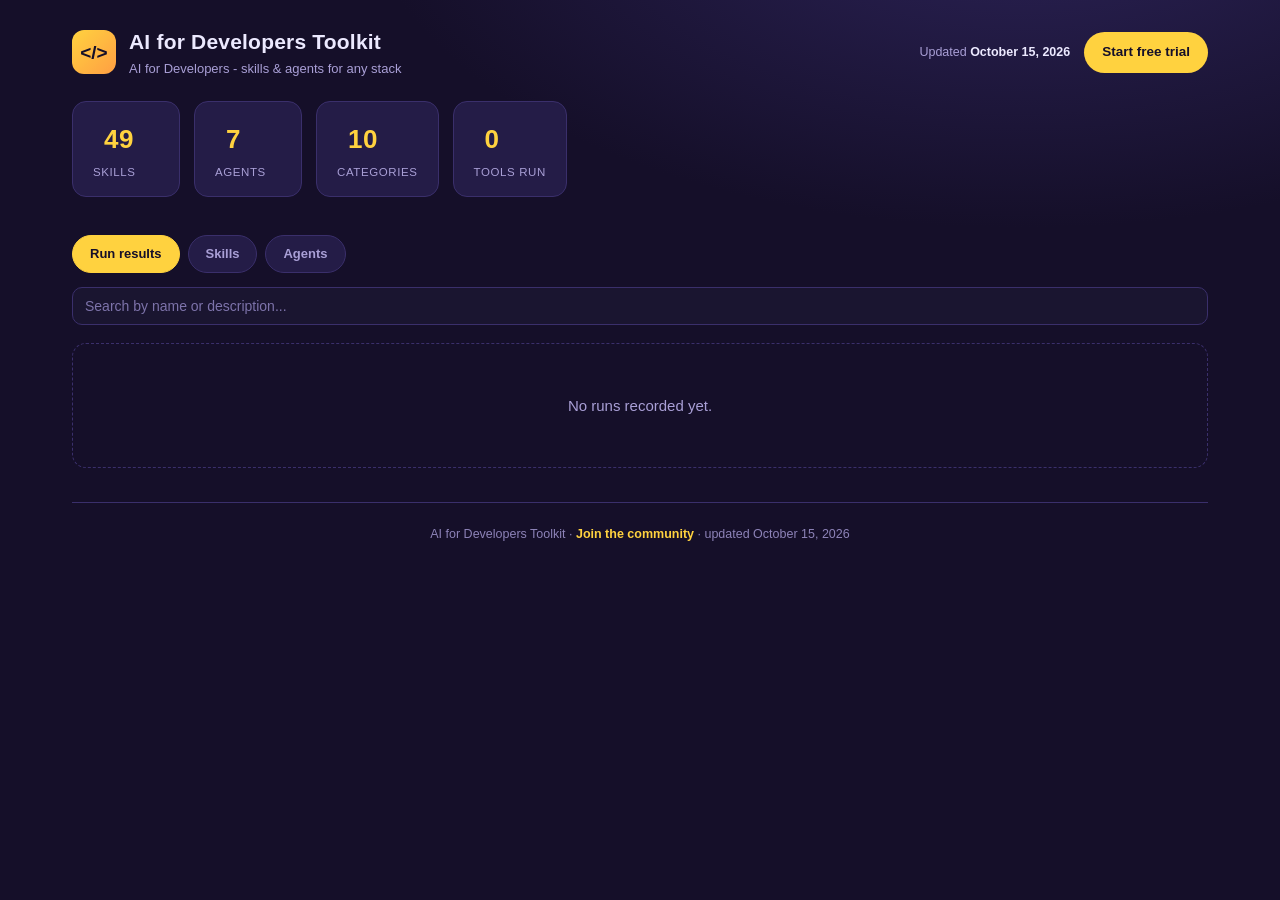
<file: toolkit/dashboards/dashboard/index.html>
<!DOCTYPE html>
<html lang="en">
<head>
<meta charset="utf-8">
<meta name="viewport" content="width=device-width, initial-scale=1">
<title>AI for Developers Toolkit - Dashboard</title>
<style>
:root{
  --bg:#150f29; --bg2:#1a1530; --card:#241c47; --card2:#2c2358; --line:#3a2f6b;
  --ink:#ECE9FF; --muted:#A99FD6; --yellow:#FFD23F; --green:#46d39a; --red:#ff6b81;
  --orange:#ffa552; --blue:#7aa2ff; --teal:#3fd6c9; --pink:#ff8ad1; --violet:#b69bff; --cyan:#5fd0ff;
}
*{box-sizing:border-box;margin:0;padding:0}
body{background:radial-gradient(1100px 560px at 80% -12%,#2c2358 0%,var(--bg) 60%);
  color:var(--ink);font:15px/1.55 -apple-system,BlinkMacSystemFont,"Segoe UI",Roboto,Helvetica,Arial,sans-serif;
  min-height:100vh;padding:0 0 64px}
a{color:var(--yellow);text-decoration:none}
.wrap{max-width:1180px;margin:0 auto;padding:0 22px}
/* header */
header{padding:26px 0 8px}
.htop{display:flex;align-items:center;justify-content:space-between;gap:16px;flex-wrap:wrap}
.brand{display:flex;align-items:center;gap:13px}
.logo{width:44px;height:44px;border-radius:12px;background:linear-gradient(135deg,var(--yellow),#ff9f43);
  display:flex;align-items:center;justify-content:center;font-weight:900;color:#150f29;font-size:19px}
.brand .n{font-size:21px;font-weight:800;letter-spacing:.2px}
.brand .s{font-size:13px;color:var(--muted)}
.hright{display:flex;align-items:center;gap:14px;flex-wrap:wrap}
.updated{font-size:12.5px;color:var(--muted)}
.updated b{color:var(--ink)}
.cta{background:var(--yellow);color:#150f29;font-weight:800;font-size:13.5px;border-radius:999px;
  padding:10px 18px;white-space:nowrap;transition:.15s}
.cta:hover{transform:translateY(-1px);box-shadow:0 8px 22px rgba(255,210,63,.3)}
.stats{display:flex;gap:14px;flex-wrap:wrap;margin:22px 0 6px}
.stat{background:var(--card);border:1px solid var(--line);border-radius:14px;padding:14px 20px;min-width:108px}
.stat .v{font-size:26px;font-weight:800;color:var(--yellow)}
.stat .l{font-size:11.5px;color:var(--muted);text-transform:uppercase;letter-spacing:.6px;margin-top:2px}
/* tabs + controls */
.tabs{display:flex;gap:8px;margin:24px 0 14px;flex-wrap:wrap}
.tab{background:var(--card);border:1px solid var(--line);color:var(--muted);border-radius:999px;
  padding:8px 17px;cursor:pointer;font-weight:600;font-size:13px}
.tab.active{background:var(--yellow);color:#150f29;border-color:var(--yellow)}
.controls{display:flex;gap:10px;flex-wrap:wrap;margin-bottom:18px}
input[type=search],select{background:var(--bg2);border:1px solid var(--line);color:var(--ink);
  border-radius:10px;padding:10px 12px;font-size:14px;outline:none}
input[type=search]{flex:1;min-width:220px}
input::placeholder{color:#7d73aa}
.hidden{display:none}
/* cards */
.grid{display:grid;grid-template-columns:repeat(auto-fill,minmax(330px,1fr));gap:14px}
.card{background:linear-gradient(180deg,var(--card2),var(--card));border:1px solid var(--line);
  border-radius:16px;padding:16px 17px;display:flex;flex-direction:column;gap:9px;transition:.16s;cursor:pointer}
.card:hover{border-color:var(--yellow);transform:translateY(-2px)}
.card .top{display:flex;justify-content:space-between;align-items:flex-start;gap:10px}
.card h3{margin:0;font-size:15.5px;font-family:ui-monospace,SFMono-Regular,Menlo,monospace}
.badge{font-size:11px;font-weight:700;padding:3px 9px;border-radius:999px;white-space:nowrap}
.b-kind{background:rgba(255,210,63,.14);color:var(--yellow);border:1px solid rgba(255,210,63,.32)}
.card p{margin:0;color:var(--muted);font-size:13.5px}
.meta{display:flex;gap:8px;flex-wrap:wrap;margin-top:2px;font-size:11.5px;color:#8d83b8}
.pill{border:1px solid var(--line);border-radius:6px;padding:2px 7px}
.full{display:none;color:var(--ink);font-size:13px;border-top:1px dashed var(--line);padding-top:10px;margin-top:2px}
.card.open .full{display:block}.card.open .lead{display:none}
/* runs */
.legend{display:flex;gap:10px;flex-wrap:wrap;align-items:center;margin-bottom:16px;
  background:var(--card);border:1px solid var(--line);border-radius:14px;padding:14px 16px}
.legend .t{font-size:13px;color:var(--muted);margin-right:6px}
.vsum{display:inline-flex;align-items:center;gap:7px;font-size:13px;font-weight:700}
.vdot{width:10px;height:10px;border-radius:50%}
.note{color:var(--muted);font-size:12.5px;margin:0 0 16px}
.run{background:linear-gradient(180deg,var(--card2),var(--card));border:1px solid var(--line);
  border-radius:14px;padding:14px 16px;margin-bottom:12px}
.run .rtop{display:flex;justify-content:space-between;gap:12px;flex-wrap:wrap;align-items:center}
.run h3{margin:0;font-size:15px;font-family:ui-monospace,monospace}
.v{font-size:11px;font-weight:800;padding:3px 11px;border-radius:999px;text-transform:uppercase;letter-spacing:.5px}
.v-clean,.v-pass{background:rgba(70,211,154,.16);color:var(--green);border:1px solid rgba(70,211,154,.4)}
.v-issues{background:rgba(255,165,82,.16);color:var(--orange);border:1px solid rgba(255,165,82,.4)}
.v-critical{background:rgba(255,107,129,.16);color:var(--red);border:1px solid rgba(255,107,129,.4)}
.v-generated{background:rgba(122,162,255,.16);color:var(--blue);border:1px solid rgba(122,162,255,.4)}
.run .sum{color:var(--muted);margin:8px 0 0;font-size:13.5px}
.findings{list-style:none;margin:10px 0 0;padding:0;display:flex;flex-direction:column;gap:5px}
.findings li{font-size:12.5px;display:flex;gap:8px;align-items:baseline}
.sev{font-size:10px;font-weight:800;padding:2px 7px;border-radius:5px;text-transform:uppercase}
.sev-low{background:rgba(122,162,255,.15);color:var(--blue)}
.sev-medium{background:rgba(255,165,82,.15);color:var(--orange)}
.sev-high{background:rgba(255,107,129,.15);color:var(--red)}
.sev-critical{background:var(--red);color:#150f29}
.loc{color:#8d83b8;font-family:ui-monospace,monospace}
.empty{color:var(--muted);text-align:center;padding:50px;border:1px dashed var(--line);border-radius:14px}
footer{color:#8d83b8;font-size:12.5px;margin-top:34px;text-align:center;border-top:1px solid var(--line);padding-top:22px}
footer a{font-weight:700}
@media(max-width:640px){.brand .s{display:none}}
</style>
</head>
<body>
<div class="wrap">
  <header>
    <div class="htop">
      <div class="brand">
        <div class="logo">&lt;/&gt;</div>
        <div><div class="n" id="b-name"></div><div class="s" id="b-sub"></div></div>
      </div>
      <div class="hright">
        <div class="updated">Updated <b id="b-upd"></b></div>
        <a class="cta" id="b-cta" target="_blank" rel="noopener">Start free trial</a>
      </div>
    </div>
    <div class="stats" id="stats"></div>
  </header>

  <div class="tabs">
    <div class="tab active" data-view="runs">Run results</div>
    <div class="tab" data-view="skills">Skills</div>
    <div class="tab" data-view="agents">Agents</div>
  </div>

  <div class="controls" id="controls">
    <input type="search" id="q" placeholder="Search by name or description...">
    <select id="cat"><option value="">All categories</option></select>
  </div>

  <div id="view"></div>

  <footer id="foot"></footer>
</div>

<script id="data" type="application/json">{"brand": "AI for Developers Toolkit", "sub": "AI for Developers - skills & agents for any stack", "community": "https://www.skool.com/ai-for-developers/about", "skills": [{"name": "api-endpoint-scaffolder", "folder": "api-endpoint-scaffolder", "kind": "skill", "pack": "core", "description": "Scaffold HTTP API endpoints in any stack - ASP.NET Core Minimal APIs or controllers, Express, Fastify, NestJS, FastAPI, Django REST Framework, Spring Boot controllers, Go net/http, chi, Gin - one feature per endpoint (REPR style) with request validation, typed responses, route grouping, auth, and OpenAPI metadata. Use this skill whenever the user wants to add an endpoint or route, convert controllers to minimal APIs, structure routes or routers, set up endpoint groups, TypedResults, route handlers, request DTOs/schemas (zod, Pydantic, Bean Validation, binding tags), or asks \"how do I add an endpoint / structure my API routes\". Always use this skill for endpoint scaffolding; it generates a complete, validated endpoint that matches the project's conventions.", "lead": "Scaffold HTTP API endpoints in any stack - ASP.NET Core Minimal APIs or controllers, Express, Fastify, NestJS, FastAPI, Django REST Framework, Spring Boot controllers, Go net/http, chi, Gin - one feature per endpoint (REPR style) with request validation, typed responses, route grouping, auth, and OpenAPI metadata.", "category": "Architecture", "version": "1.0.0", "has_usage": true, "has_refs": false, "tags": []}, {"name": "architecture-test-generator", "folder": "architecture-test-generator", "kind": "skill", "pack": "core", "description": "Generate architecture tests / fitness functions that fail the build when architectural rules are violated - layer dependencies, module boundaries, cycles, naming, and visibility conventions - in any stack: NetArchTest or ArchUnitNET (.NET), ArchUnit or Konsist (Java/Kotlin), dependency-cruiser or eslint-plugin-boundaries (TypeScript/JavaScript), import-linter (Python), go-arch-lint or depguard (Go). Use this skill whenever the user wants architecture tests, to enforce layering or the dependency rule, dependency rules as tests, import rules, forbidden imports, no circular dependencies, naming conventions, fitness functions, or asks \"how do I stop people breaking the architecture / enforce my layers / keep modules from importing each other\". Always use this skill for architecture-test requests; it generates rules matching the project's real structure.", "lead": "Generate architecture tests / fitness functions that fail the build when architectural rules are violated - layer dependencies, module boundaries, cycles, naming, and visibility conventions - in any stack: NetArchTest or ArchUnitNET (.NET), ArchUnit or Konsist (Java/Kotlin), dependency-cruiser or eslint-plugin-boundaries (TypeScript/JavaScript), import-linter (Python), go-arch-lint or depguard (Go).", "category": "Testing", "version": "1.0.0", "has_usage": true, "has_refs": false, "tags": []}, {"name": "async-await-auditor", "folder": "async-await-auditor", "kind": "skill", "pack": "core", "description": "Audit async and concurrent code in any language for correctness and performance bugs - C#/.NET (async/await, Task), JavaScript/TypeScript (Promises, async/await), Python (asyncio), Java/Kotlin (CompletableFuture, virtual threads, coroutines), Go (goroutines, channels, context), Rust (tokio/async). Use this skill whenever the user shares async or concurrent code, or asks about deadlocks, hangs, blocking calls, .Result/.Wait(), async void, ConfigureAwait, floating or unhandled promises, await in a loop vs Promise.all, blocking the event loop, forgotten await, asyncio.gather/TaskGroup, CompletableFuture.join, virtual thread pinning, goroutine leaks, context cancellation, WaitGroup/errgroup, holding a lock across .await, fire-and-forget tasks, cancellation tokens, or \"why does my async code hang\". Always use this skill for async/concurrency reviews instead of answering from memory; it applies a fixed checklist and rewrites the code.", "lead": "Audit async and concurrent code in any language for correctness and performance bugs - C#/.NET (async/await, Task), JavaScript/TypeScript (Promises, async/await), Python (asyncio), Java/Kotlin (CompletableFuture, virtual threads, coroutines), Go (goroutines, channels, context), Rust (tokio/async).", "category": "Uncategorized", "version": "", "has_usage": true, "has_refs": false, "tags": []}, {"name": "authorization-setup", "folder": "authorization-setup", "kind": "skill", "pack": "core", "description": "Design API authorization in any stack - policy-based, role-based, claims/permission-based, and resource-based (ownership) checks. Covers ASP.NET Core policies and AuthorizationHandler, NestJS guards, Express middleware and CASL, FastAPI dependencies/scopes, Django and DRF permission classes, Spring Security (@PreAuthorize, SecurityFilterChain), Go middleware, and Casbin/OPA. Use this skill whenever the user wants authorization policies, role/claim/permission checks, RBAC/ABAC, custom authorization rules, resource-based authorization, IDOR protection, \"deny by default\", or asks \"how do I authorize this / policy vs role / restrict this endpoint to X / stop users seeing other users' data\". Always use this skill for authorization requests; it generates policies, handlers, and endpoint wiring.", "lead": "Design API authorization in any stack - policy-based, role-based, claims/permission-based, and resource-based (ownership) checks. Covers ASP.NET Core policies and AuthorizationHandler, NestJS guards, Express middleware and CASL, FastAPI dependencies/scopes, Django and DRF permission classes, Spring Security (@PreAuthorize, SecurityFilterChain), Go middleware, and Casbin/OPA.", "category": "Security", "version": "1.0.0", "has_usage": true, "has_refs": false, "tags": []}, {"name": "benchmark-setup", "folder": "benchmark-setup", "kind": "skill", "pack": "core", "description": "Set up correct micro-benchmarks in any stack and interpret the results - BenchmarkDotNet (.NET), JMH (Java/Kotlin), pytest-benchmark / pyperf (Python), Vitest bench / tinybench / mitata (JavaScript/TypeScript), Go testing.B + benchstat, Rust criterion. Use this skill whenever the user wants to benchmark code, measure performance, compare two implementations or functions, set up a benchmark harness, or asks \"which is faster\", \"benchmark these two functions\", \"how do I benchmark this\", \"is this optimization worth it\", or \"interpret these benchmark results\". Always use this skill for micro-benchmarking requests; it writes correct benchmarks, avoids the classic pitfalls, and explains the numbers.", "lead": "Set up correct micro-benchmarks in any stack and interpret the results - BenchmarkDotNet (.NET), JMH (Java/Kotlin), pytest-benchmark / pyperf (Python), Vitest bench / tinybench / mitata (JavaScript/TypeScript), Go testing.B + benchstat, Rust criterion.", "category": "Uncategorized", "version": "", "has_usage": true, "has_refs": false, "tags": []}, {"name": "caching-strategy-setup", "folder": "caching-strategy-setup", "kind": "skill", "pack": "core", "description": "Add the right caching to an app in any stack - in-process, distributed (Redis/Valkey/Memcached), two-level, or HTTP/output caching - with correct keys, expiration, stampede protection, and invalidation. Covers HybridCache / IMemoryCache / IDistributedCache / output caching in .NET, lru-cache / keyv / cache-manager / ioredis in Node, functools / cachetools / redis-py / Django cache in Python, Spring Cache with Caffeine or Redis in Java/Kotlin, and ristretto / groupcache / singleflight / go-redis in Go. Use this skill whenever the user wants caching, to cache a query/response, Redis caching, @Cacheable, lru_cache, HybridCache, cache-aside, output caching, or asks \"how do I cache this / add caching / avoid cache stampede / invalidate this cache\". Always use this skill for caching requests; it picks the right layer and wires expiration + invalidation correctly.", "lead": "Add the right caching to an app in any stack - in-process, distributed (Redis/Valkey/Memcached), two-level, or HTTP/output caching - with correct keys, expiration, stampede protection, and invalidation. Covers HybridCache / IMemoryCache / IDistributedCache / output caching in .NET, lru-cache / keyv / cache-manager / ioredis in Node, functools / cachetools / redis-py / Django cache in Python, Spring Cache with Caffeine or Redis in Java/Kotlin, and ristretto / groupcache / singleflight / go-redis in Go.", "category": "Performance", "version": "1.0.0", "has_usage": true, "has_refs": false, "tags": []}, {"name": "cicd-pipeline-generator", "folder": "cicd-pipeline-generator", "kind": "skill", "pack": "core", "description": "Generate a CI/CD pipeline for an app in any stack - GitHub Actions (primary), Azure DevOps, or GitLab CI - with per-stack install/build/test/coverage, dependency caching, lint, vulnerability scan, container build and push, and environment-gated deploy. Covers .NET, Node/TypeScript (npm/pnpm/yarn), Python (pip/uv/poetry), Java/Kotlin (Maven/Gradle), Go, and monorepos with several stacks. Use this skill whenever the user wants a CI/CD pipeline, a GitHub Actions workflow, Azure DevOps YAML, .gitlab-ci.yml, build/test automation, a release or deploy pipeline, caching to speed up CI, or asks \"how do I set up CI / pipeline for my app / automate build and deploy / why is my CI slow\". Always use this skill for CI/CD requests; it generates a complete, sensible pipeline.", "lead": "Generate a CI/CD pipeline for an app in any stack - GitHub Actions (primary), Azure DevOps, or GitLab CI - with per-stack install/build/test/coverage, dependency caching, lint, vulnerability scan, container build and push, and environment-gated deploy. Covers .NET, Node/TypeScript (npm/pnpm/yarn), Python (pip/uv/poetry), Java/Kotlin (Maven/Gradle), Go, and monorepos with several stacks.", "category": "DevOps", "version": "1.0.0", "has_usage": true, "has_refs": false, "tags": []}, {"name": "clean-architecture-scaffolder", "folder": "clean-architecture-scaffolder", "kind": "skill", "pack": "core", "description": "Scaffold or restructure a backend project using Clean Architecture (layers + dependency rule) or Vertical Slice Architecture, in any stack - .NET solutions, TypeScript (NestJS or Express), Python (FastAPI), Java/Kotlin (Spring Boot), Go. Use this skill whenever the user wants to start a new backend project, structure or restructure an existing one, add a new feature/use-case/slice consistently, set up layers (domain, application, infrastructure, API), add CQRS, enforce the dependency rule, or asks \"how should I structure my project\", \"scaffold a clean architecture project\", \"set up vertical slices\". Always use this skill for project-structure and scaffolding requests; it generates a consistent layout, wiring, a working sample feature, and an architecture guardrail test rather than prose advice.", "lead": "Scaffold or restructure a backend project using Clean Architecture (layers + dependency rule) or Vertical Slice Architecture, in any stack - .NET solutions, TypeScript (NestJS or Express), Python (FastAPI), Java/Kotlin (Spring Boot), Go.", "category": "Uncategorized", "version": "", "has_usage": true, "has_refs": false, "tags": []}, {"name": "codebase-health-dashboard", "folder": "codebase-health-dashboard", "kind": "skill", "pack": "core", "description": "Run the whole toolkit against a repo in any stack (.NET, Node.js/TypeScript, Python, Java/Kotlin, Go, Rust, or a polyglot monorepo) and produce a single scored \"health dashboard\" - an overall score plus per-category scores (security, architecture, database/ORM, performance, observability, testing, dependencies, code quality), each with findings and the top fixes. It detects the stack from manifests and collects hard signals with the stack's own tools (build, tests, coverage, outdated dependencies, known vulnerabilities). Use this skill whenever the user wants a codebase health check, an overall code quality score, a full audit of their project, \"how healthy is my codebase\", a one-page report card, or to track their codebase score over time. Always use this skill for whole-repo health/scorecard requests; it orchestrates the auditor tools, scores them with a fixed rubric, and writes a self-contained dashboard.", "lead": "Run the whole toolkit against a repo in any stack (.NET, Node.js/TypeScript, Python, Java/Kotlin, Go, Rust, or a polyglot monorepo) and produce a single scored \"health dashboard\" - an overall score plus per-category scores (security, architecture, database/ORM, performance, observability, testing, dependencies, code quality), each with findings and the top fixes. It detects the stack from manifests and collects hard signals with the stack's own tools (build, tests, coverage, outdated dependencies, known vulnerabilities).", "category": "AI Tooling", "version": "1.0.0", "has_usage": true, "has_refs": true, "tags": []}, {"name": "correlation-id-middleware", "folder": "correlation-id-middleware", "kind": "skill", "pack": "core", "description": "Add correlation-ID (request-ID) middleware to an HTTP service in any stack - ASP.NET Core, Express/Fastify/NestJS, FastAPI/Django/Flask, Spring Boot, Go net/http (chi, gin, echo) - so every request has a traceable id flowing through logs, echoed to the caller, and propagated to downstream HTTP calls and messaging. Use this skill whenever the user wants a correlation id, request id, X-Correlation-ID / X-Request-ID header, to trace a request across services in logs, propagate an id to downstream calls or queues, put an id in the MDC/LogContext/contextvars, or asks \"how do I add a correlation id / track a request through logs\". Always use this skill for correlation-id requests; it wires middleware, log enrichment, and outbound propagation.", "lead": "Add correlation-ID (request-ID) middleware to an HTTP service in any stack - ASP.NET Core, Express/Fastify/NestJS, FastAPI/Django/Flask, Spring Boot, Go net/http (chi, gin, echo) - so every request has a traceable id flowing through logs, echoed to the caller, and propagated to downstream HTTP calls and messaging.", "category": "Observability", "version": "1.0.0", "has_usage": true, "has_refs": false, "tags": []}, {"name": "cqrs-setup", "folder": "cqrs-setup", "kind": "skill", "pack": "core", "description": "Set up CQRS (command/query separation) in any stack - commands, queries, handlers, and a request pipeline for validation, logging, and transactions. Covers .NET (MediatR, a source-generated mediator, or a thin custom dispatcher), NestJS (@nestjs/cqrs CommandBus/QueryBus), and plain handlers in Express/Fastify, Python (FastAPI/Django), Spring Boot, and Go (optionally Watermill's CQRS component). Use this skill whenever the user wants CQRS, MediatR, a mediator, command/query handlers, a command bus or query bus, pipeline behaviors / middleware / decorators around handlers, or asks \"how do I add CQRS / wire up MediatR / separate reads and writes\". Always use this skill for CQRS requests; it wires a working pipeline rather than a snippet.", "lead": "Set up CQRS (command/query separation) in any stack - commands, queries, handlers, and a request pipeline for validation, logging, and transactions. Covers .NET (MediatR, a source-generated mediator, or a thin custom dispatcher), NestJS (@nestjs/cqrs CommandBus/QueryBus), and plain handlers in Express/Fastify, Python (FastAPI/Django), Spring Boot, and Go (optionally Watermill's CQRS component).", "category": "Architecture", "version": "1.0.0", "has_usage": true, "has_refs": false, "tags": []}, {"name": "crud-vs-event-sourcing", "folder": "crud-vs-event-sourcing", "kind": "skill", "pack": "core", "description": "Decide whether a feature/aggregate should be built as CRUD, Event Sourcing, or an event-driven design (CRUD + outbox) - in any stack - and give the concrete implementation path for that stack (.NET: Marten, EventStoreDB/KurrentDB, MassTransit outbox; Node: Emmett, @nestjs/cqrs, KurrentDB client; Python: the eventsourcing library; Java: Axon Framework, Spring Modulith; Go: KurrentDB client, Watermill). Use this skill whenever the user describes a domain, feature, aggregate, table, or entity and asks \"CRUD or event sourcing?\", \"should this be event-sourced?\", \"is event sourcing overkill here?\", \"do I need events / an event store / a message bus / an outbox?\", mentions audit trail / temporal queries / \"who changed what when\", or shares a CRUD model and wants to know if it should become event-driven. Always use this skill for architecture-fit questions between CRUD and Event Sourcing instead of answering from memory; it applies a fixed scoring framework and returns a recommendation plus an implementation sketch.", "lead": "Decide whether a feature/aggregate should be built as CRUD, Event Sourcing, or an event-driven design (CRUD + outbox) - in any stack - and give the concrete implementation path for that stack (.NET: Marten, EventStoreDB/KurrentDB, MassTransit outbox; Node: Emmett, @nestjs/cqrs, KurrentDB client; Python: the eventsourcing library; Java: Axon Framework, Spring Modulith; Go: KurrentDB client, Watermill).", "category": "Architecture", "version": "", "has_usage": true, "has_refs": true, "tags": []}, {"name": "db-index-advisor", "folder": "db-index-advisor", "kind": "skill", "pack": "core", "description": "Recommend database indexes based on how tables/entities are actually queried - filters, joins, ordering, uniqueness - and generate the index definition in the project's own format (EF Core HasIndex, Prisma @@index, TypeORM/Drizzle index, SQLAlchemy Index / Django Meta.indexes, JPA @Index, GORM index tags, or a plain SQL migration). Use this skill whenever the user wants index recommendations, asks why a query is slow due to a missing index, wants composite/covering/unique/partial indexes, or asks \"what indexes do I need / how do I index this\". Works for PostgreSQL, SQL Server, MySQL/MariaDB, and SQLite. Always use this skill for indexing requests; it maps query patterns to concrete index definitions without over-indexing.", "lead": "Recommend database indexes based on how tables/entities are actually queried - filters, joins, ordering, uniqueness - and generate the index definition in the project's own format (EF Core HasIndex, Prisma @@index, TypeORM/Drizzle index, SQLAlchemy Index / Django Meta.indexes, JPA @Index, GORM index tags, or a plain SQL migration).", "category": "Database", "version": "1.0.0", "has_usage": true, "has_refs": false, "tags": []}, {"name": "db-migration-reviewer", "folder": "db-migration-reviewer", "kind": "skill", "pack": "core", "description": "Review database schema migrations for destructive or risky operations before they hit production - dropped columns/tables, non-nullable adds without defaults, renames that drop data, type changes, and long-locking operations. Works with EF Core migrations, Prisma Migrate, TypeORM/Drizzle/Knex migrations, Alembic and Django migrations, Flyway and Liquibase, golang-migrate and goose, and plain SQL migration files. Use this skill whenever the user has a migration file, a pending schema change, a generated Migration.cs / migration.sql / Alembic revision / V__*.sql changelog, or asks \"is this migration safe / will this migration lose data / review my migration / zero-downtime migration\". Always use this skill for migration-safety questions; it runs a fixed risk checklist.", "lead": "Review database schema migrations for destructive or risky operations before they hit production - dropped columns/tables, non-nullable adds without defaults, renames that drop data, type changes, and long-locking operations. Works with EF Core migrations, Prisma Migrate, TypeORM/Drizzle/Knex migrations, Alembic and Django migrations, Flyway and Liquibase, golang-migrate and goose, and plain SQL migration files.", "category": "Database", "version": "1.0.0", "has_usage": true, "has_refs": false, "tags": []}, {"name": "db-resiliency-setup", "folder": "db-resiliency-setup", "kind": "skill", "pack": "core", "description": "Add database resiliency to any stack - retry on transient failures with backoff, command/statement timeouts, connection pool sizing, and safe retry around transactions. Covers EF Core execution strategy (EnableRetryOnFailure) and Polly for .NET, cockatiel / p-retry plus pg/Prisma pool settings for Node, tenacity plus SQLAlchemy pool options for Python, Resilience4j / Spring Retry plus HikariCP for Java, and database/sql / pgxpool settings plus backoff libraries for Go. Use this skill whenever the user wants connection resiliency, retry on failure, transient fault handling, execution strategy, pool exhaustion fixes, timeouts, deadlock/serialization retry, or asks \"how do I handle transient DB errors / make my DB calls resilient / tune my connection pool\". Always use this skill for DB resiliency requests; it wires retry correctly including the transaction caveat.", "lead": "Add database resiliency to any stack - retry on transient failures with backoff, command/statement timeouts, connection pool sizing, and safe retry around transactions. Covers EF Core execution strategy (EnableRetryOnFailure) and Polly for .NET, cockatiel / p-retry plus pg/Prisma pool settings for Node, tenacity plus SQLAlchemy pool options for Python, Resilience4j / Spring Retry plus HikariCP for Java, and database/sql / pgxpool settings plus backoff libraries for Go.", "category": "Database", "version": "1.0.0", "has_usage": true, "has_refs": false, "tags": []}, {"name": "ddd-aggregate-generator", "folder": "ddd-aggregate-generator", "kind": "skill", "pack": "core", "description": "Generate Domain-Driven Design building blocks in any language - aggregate roots, entities, value objects, domain events, and invariant-protecting factory methods - in C#, TypeScript, Python, Java/Kotlin, or Go, mapped cleanly to the project's ORM (EF Core, Prisma/TypeORM, SQLAlchemy/Django, JPA/Hibernate, GORM/sqlc). Use this skill whenever the user wants a DDD aggregate, value object, domain event, rich domain model, bounded context structure, encapsulated invariants, to fix an anemic domain model, or asks \"how do I model this domain / build an aggregate root\". Always use this skill for DDD modeling requests; it generates a rich, encapsulated model rather than anemic setters.", "lead": "Generate Domain-Driven Design building blocks in any language - aggregate roots, entities, value objects, domain events, and invariant-protecting factory methods - in C#, TypeScript, Python, Java/Kotlin, or Go, mapped cleanly to the project's ORM (EF Core, Prisma/TypeORM, SQLAlchemy/Django, JPA/Hibernate, GORM/sqlc).", "category": "Architecture", "version": "1.0.0", "has_usage": true, "has_refs": false, "tags": []}, {"name": "dependency-analyzer", "folder": "dependency-analyzer", "kind": "skill", "pack": "core", "description": "Analyze a project's or monorepo's dependencies in any ecosystem - NuGet (incl. Central Package Management), npm/pnpm/yarn, pip/uv/poetry, Maven/Gradle, Go modules, Cargo - for version drift across projects, transitive conflicts, duplicate and unused packages, and centralization opportunities. Use this skill whenever the user wants to analyze dependencies, fix version conflicts, consolidate package versions, set up Central Package Management, pnpm catalogs, Gradle version catalogs, Maven BOMs, find unused packages, dedupe node_modules, or asks \"why do I have version conflicts / clean up my NuGet or npm deps / consolidate versions / which package pulls this in\". Always use this skill for dependency-hygiene requests; it maps the graph and recommends consolidation.", "lead": "Analyze a project's or monorepo's dependencies in any ecosystem - NuGet (incl. Central Package Management), npm/pnpm/yarn, pip/uv/poetry, Maven/Gradle, Go modules, Cargo - for version drift across projects, transitive conflicts, duplicate and unused packages, and centralization opportunities.", "category": "DevOps", "version": "1.0.0", "has_usage": true, "has_refs": false, "tags": []}, {"name": "dependency-vuln-scanner", "folder": "dependency-vuln-scanner", "kind": "skill", "pack": "core", "description": "Scan a project's dependencies in any ecosystem for known vulnerabilities (CVEs/GHSA), deprecated or abandoned packages, and transitive risks, then recommend the minimal safe upgrades. Covers NuGet (dotnet list package --vulnerable, NuGetAudit), npm/pnpm/yarn audit, pip-audit for pip/uv/poetry, OWASP Dependency-Check for Maven/Gradle, govulncheck for Go, cargo audit, plus cross-ecosystem scanners (OSV-Scanner, Trivy, Grype, Dependabot/Renovate). Use this skill whenever the user wants to check dependencies for CVEs, vulnerable or outdated packages, transitive vulnerabilities, supply-chain risk, a Dependabot alert, or asks \"are my packages safe / any vulnerable dependencies / npm audit is red / how do I fix this transitive CVE\". Always use this skill for dependency-security requests; it runs the scan and prioritizes fixes.", "lead": "Scan a project's dependencies in any ecosystem for known vulnerabilities (CVEs/GHSA), deprecated or abandoned packages, and transitive risks, then recommend the minimal safe upgrades. Covers NuGet (dotnet list package --vulnerable, NuGetAudit), npm/pnpm/yarn audit, pip-audit for pip/uv/poetry, OWASP Dependency-Check for Maven/Gradle, govulncheck for Go, cargo audit, plus cross-ecosystem scanners (OSV-Scanner, Trivy, Grype, Dependabot/Renovate).", "category": "Security", "version": "1.0.0", "has_usage": true, "has_refs": false, "tags": []}, {"name": "distributed-tracing-diagnostics", "folder": "distributed-tracing-diagnostics", "kind": "skill", "pack": "core", "description": "Diagnose and fix broken distributed traces in any stack (.NET, Node.js, Python, Java/Kotlin, Go) - missing spans, broken context propagation across HTTP/gRPC/messaging, orphaned or disconnected traces, unregistered tracers, sampling gaps, and context lost across threads/async boundaries. Use this skill whenever the user has traces that don't connect across services, missing spans, broken trace context, traceparent not propagating, propagation issues over Kafka/RabbitMQ/SQS/NATS, ActivitySource spans not showing up, context lost in goroutines/executors/Task.Run, or asks \"why is my trace broken / spans not linking / context not propagating\". Always use this skill for tracing diagnostics; it finds where the trace chain breaks.", "lead": "Diagnose and fix broken distributed traces in any stack (.NET, Node.js, Python, Java/Kotlin, Go) - missing spans, broken context propagation across HTTP/gRPC/messaging, orphaned or disconnected traces, unregistered tracers, sampling gaps, and context lost across threads/async boundaries.", "category": "Observability", "version": "1.0.0", "has_usage": true, "has_refs": false, "tags": []}, {"name": "dockerfile-generator", "folder": "dockerfile-generator", "kind": "skill", "pack": "core", "description": "Generate an optimized multi-stage Dockerfile and .dockerignore for an app in any stack - .NET, Node/TypeScript, Python, Java/Kotlin (Spring Boot), Go, Rust - with layer caching, a small final image (chiseled/distroless/slim), a non-root user, and production best practices. Use this skill whenever the user wants a Dockerfile, to containerize or dockerize an app, a multi-stage build, smaller or more secure images, chiseled or distroless images, faster Docker builds, or asks \"how do I dockerize this / Dockerfile for my API / shrink my image / run as non-root\". Always use this skill for Dockerfile requests; it produces a production-grade multi-stage build.", "lead": "Generate an optimized multi-stage Dockerfile and .dockerignore for an app in any stack - .NET, Node/TypeScript, Python, Java/Kotlin (Spring Boot), Go, Rust - with layer caching, a small final image (chiseled/distroless/slim), a non-root user, and production best practices.", "category": "DevOps", "version": "1.0.0", "has_usage": true, "has_refs": false, "tags": []}, {"name": "gc-pressure-auditor", "folder": "gc-pressure-auditor", "kind": "skill", "pack": "core", "description": "Diagnose garbage-collection and memory pressure in a service on any managed runtime and recommend fixes - .NET GC (Server vs Workstation, LOH, Gen2, DATAS, GCHeapHardLimit), JVM GC (G1, ZGC, heap sizing, humongous objects, allocation rate), Go GC (GOGC, GOMEMLIMIT, escape analysis), V8/Node heap (old space, scavenges, --max-old-space-size), Python memory (refcounting + cyclic gc, memory growth, fragmentation). Use this skill whenever the user reports GC pauses, high CPU in GC, memory growth, OOM kills in containers, LOH fragmentation, Gen2 collections, long G1/ZGC pauses, \"JavaScript heap out of memory\", RSS that never goes down, or asks \"why is the GC running so much / reduce GC pauses / tune GC / tune GOGC / heap size for my container\". Always use this skill for GC-pressure diagnosis; it covers config, allocation sources, retention, and pooling.", "lead": "Diagnose garbage-collection and memory pressure in a service on any managed runtime and recommend fixes - .NET GC (Server vs Workstation, LOH, Gen2, DATAS, GCHeapHardLimit), JVM GC (G1, ZGC, heap sizing, humongous objects, allocation rate), Go GC (GOGC, GOMEMLIMIT, escape analysis), V8/Node heap (old space, scavenges, --max-old-space-size), Python memory (refcounting + cyclic gc, memory growth, fragmentation).", "category": "Performance", "version": "1.0.0", "has_usage": true, "has_refs": false, "tags": []}, {"name": "healthchecks-setup", "folder": "healthchecks-setup", "kind": "skill", "pack": "core", "description": "Add health checks with a correct liveness/readiness (and startup) split plus dependency checks (database, cache, message broker, downstream APIs) for Kubernetes, ECS, and load balancers - in any stack. Covers ASP.NET Core health checks, Spring Boot Actuator probes, NestJS Terminus / Express, FastAPI / Django, and Go net/http or gRPC health. Use this skill whenever the user wants health checks, liveness/readiness/startup probes, /health or /healthz endpoints, actuator health, dependency health, Kubernetes probes, graceful shutdown with readiness, or asks \"how do I add health checks / readiness vs liveness / why do my pods restart when the DB blips\". Always use this skill for health-check requests; it wires the live/ready split and dependency checks correctly.", "lead": "Add health checks with a correct liveness/readiness (and startup) split plus dependency checks (database, cache, message broker, downstream APIs) for Kubernetes, ECS, and load balancers - in any stack. Covers ASP.NET Core health checks, Spring Boot Actuator probes, NestJS Terminus / Express, FastAPI / Django, and Go net/http or gRPC health.", "category": "Observability", "version": "1.0.0", "has_usage": true, "has_refs": false, "tags": []}, {"name": "hotpath-profiler-assistant", "folder": "hotpath-profiler-assistant", "kind": "skill", "pack": "core", "description": "Guide profiling an app in any stack to find the real hot paths before optimizing - which tool to use, how to capture under load, and how to read the results. Covers .NET (dotnet-counters, dotnet-trace, dotnet-gcdump, PerfView, VS/Rider profiler), Node.js (--cpu-prof, --inspect + DevTools, clinic.js, 0x), Python (py-spy, cProfile + snakeviz, scalene, pyinstrument), Java/Kotlin (async-profiler, JFR + JDK Mission Control), Go (pprof, go tool trace), plus perf/flame graphs. Use this skill whenever the user wants to profile, find bottlenecks, figure out what's slow, capture a CPU or wall-clock trace, read a flame graph, or asks \"what's slow in my app / how do I profile this / where's the bottleneck / why is CPU at 100%\". Always use this skill before micro-optimizing; it finds where time actually goes.", "lead": "Guide profiling an app in any stack to find the real hot paths before optimizing - which tool to use, how to capture under load, and how to read the results. Covers .NET (dotnet-counters, dotnet-trace, dotnet-gcdump, PerfView, VS/Rider profiler), Node.js (--cpu-prof, --inspect + DevTools, clinic.js, 0x), Python (py-spy, cProfile + snakeviz, scalene, pyinstrument), Java/Kotlin (async-profiler, JFR + JDK Mission Control), Go (pprof, go tool trace), plus perf/flame graphs.", "category": "Performance", "version": "1.0.0", "has_usage": true, "has_refs": false, "tags": []}, {"name": "integration-test-setup", "folder": "integration-test-setup", "kind": "skill", "pack": "core", "description": "Set up integration tests for a web API/service in any stack, running the real app pipeline against a real database via Testcontainers - ASP.NET Core (WebApplicationFactory), Node (supertest with Express/Fastify/NestJS), Python (FastAPI TestClient/httpx, Django test client, testcontainers-python), Java/Kotlin (Spring Boot @SpringBootTest, MockMvc/WebTestClient, @ServiceConnection), Go (httptest, testcontainers-go). Use this skill whenever the user wants integration tests, end-to-end API tests, tests that hit a real database, WebApplicationFactory or Testcontainers setup, test fixtures with a real Postgres/SQL Server/MySQL/Redis, resetting DB state between tests (Respawn, truncation, transaction rollback), or asks \"how do I integration-test my API / test against a real database\". Always use this skill for integration-testing requests; it produces a working test harness and a sample passing test.", "lead": "Set up integration tests for a web API/service in any stack, running the real app pipeline against a real database via Testcontainers - ASP.NET Core (WebApplicationFactory), Node (supertest with Express/Fastify/NestJS), Python (FastAPI TestClient/httpx, Django test client, testcontainers-python), Java/Kotlin (Spring Boot @SpringBootTest, MockMvc/WebTestClient, @ServiceConnection), Go (httptest, testcontainers-go).", "category": "Uncategorized", "version": "", "has_usage": true, "has_refs": false, "tags": []}, {"name": "jwt-auth-setup", "folder": "jwt-auth-setup", "kind": "skill", "pack": "core", "description": "Set up JWT authentication in any stack - token issuing, validation, refresh tokens, and wiring to authorization - with secure defaults. Covers ASP.NET Core (AddJwtBearer), Node (jose, passport-jwt, @nestjs/jwt), Python (PyJWT, FastAPI OAuth2PasswordBearer, djangorestframework-simplejwt), Spring Security OAuth2 Resource Server, and Go (golang-jwt). Use this skill whenever the user wants to add login/auth, issue or validate JWT tokens, set up bearer authentication, refresh tokens, validate tokens from an IdP (Entra ID/Azure AD, Auth0, Keycloak, Cognito), JWKS, claims, or asks \"how do I secure my API / add JWT auth / protect my endpoints\". Always use this skill for API auth requests; it produces wired-up token issuing, validation, and authorization with secure defaults rather than a snippet.", "lead": "Set up JWT authentication in any stack - token issuing, validation, refresh tokens, and wiring to authorization - with secure defaults. Covers ASP.NET Core (AddJwtBearer), Node (jose, passport-jwt, @nestjs/jwt), Python (PyJWT, FastAPI OAuth2PasswordBearer, djangorestframework-simplejwt), Spring Security OAuth2 Resource Server, and Go (golang-jwt).", "category": "Uncategorized", "version": "", "has_usage": true, "has_refs": false, "tags": []}, {"name": "memory-allocation-analyzer", "folder": "memory-allocation-analyzer", "kind": "skill", "pack": "core", "description": "Find unnecessary heap allocations on hot paths in any stack and rewrite them to reduce GC/memory pressure - C#/.NET (LINQ in loops, boxing, closures, string concatenation, params arrays, async state machines, Span), TypeScript/JavaScript (intermediate arrays from map/filter chains, spreads in loops, per-call closures, JSON clone round-trips), Python (materialized lists, string concatenation, missing __slots__, copies), Java/Kotlin (autoboxing, streams in hot loops, String concatenation, regex recompilation, unsized collections), Go (heap escapes, interface boxing, fmt.Sprintf, []byte/string conversions, append growth). Use this skill whenever the user wants to reduce allocations, cut GC pressure, find boxing/closures/escapes, optimize a hot path's memory, or asks \"why does this allocate so much / reduce garbage / why does this escape to the heap\". Always use this skill for allocation-reduction requests; it runs a fixed checklist and rewrites the code.", "lead": "Find unnecessary heap allocations on hot paths in any stack and rewrite them to reduce GC/memory pressure - C#/.NET (LINQ in loops, boxing, closures, string concatenation, params arrays, async state machines, Span), TypeScript/JavaScript (intermediate arrays from map/filter chains, spreads in loops, per-call closures, JSON clone round-trips), Python (materialized lists, string concatenation, missing __slots__, copies), Java/Kotlin (autoboxing, streams in hot loops, String concatenation, regex recompilation, unsized collections), Go (heap escapes, interface boxing, fmt.Sprintf, []byte/string conversions, append growth).", "category": "Performance", "version": "1.0.0", "has_usage": true, "has_refs": false, "tags": []}, {"name": "metrics-dashboard-generator", "folder": "metrics-dashboard-generator", "kind": "skill", "pack": "core", "description": "Generate Prometheus scrape config and a ready-to-import Grafana dashboard JSON for a service in any stack - RED method panels (rate, errors, duration) plus runtime health (GC, heap, threads/goroutines/event loop) and the service's custom metrics. Works with OpenTelemetry metrics (.NET, Node.js, Python, Java, Go), Micrometer/Spring Boot Actuator, prom-client, prometheus_client, and client_golang. Use this skill whenever the user wants a Grafana dashboard, Prometheus config, metrics panels, RED/USE dashboards, PromQL for latency/error rate, to visualize service metrics, or asks \"how do I dashboard my metrics / Grafana for my service\". Always use this skill for metrics-dashboard requests; it emits ready-to-import config.", "lead": "Generate Prometheus scrape config and a ready-to-import Grafana dashboard JSON for a service in any stack - RED method panels (rate, errors, duration) plus runtime health (GC, heap, threads/goroutines/event loop) and the service's custom metrics. Works with OpenTelemetry metrics (.NET, Node.js, Python, Java, Go), Micrometer/Spring Boot Actuator, prom-client, prometheus_client, and client_golang.", "category": "Observability", "version": "1.0.0", "has_usage": true, "has_refs": false, "tags": []}, {"name": "microservice-template-generator", "folder": "microservice-template-generator", "kind": "skill", "pack": "core", "description": "Generate a production-shaped microservice template in any stack - health checks (liveness/readiness), OpenTelemetry tracing and metrics, structured JSON logging, validated typed config, graceful shutdown, Docker, and a messaging consumer/producer stub - for ASP.NET Core, Node (Fastify/Express/NestJS), Python (FastAPI), Java/Kotlin (Spring Boot + Actuator), or Go (net/http/chi + slog). Use this skill whenever the user wants a new microservice, a service template/scaffold/starter/skeleton, a service with observability and health checks, or asks \"scaffold a microservice / give me a service template / new service matching our others\". Always use this skill for microservice-template requests; it wires the production essentials, not just a Hello World.", "lead": "Generate a production-shaped microservice template in any stack - health checks (liveness/readiness), OpenTelemetry tracing and metrics, structured JSON logging, validated typed config, graceful shutdown, Docker, and a messaging consumer/producer stub - for ASP.NET Core, Node (Fastify/Express/NestJS), Python (FastAPI), Java/Kotlin (Spring Boot + Actuator), or Go (net/http/chi + slog).", "category": "Architecture", "version": "1.0.0", "has_usage": true, "has_refs": false, "tags": []}, {"name": "modular-monolith-generator", "folder": "modular-monolith-generator", "kind": "skill", "pack": "core", "description": "Structure an app in any stack as a modular monolith - independent modules with enforced boundaries, small public contracts, internal-by-default code, and in-process messaging between modules - for .NET (internal + .Public projects), Java/Kotlin (Spring Modulith), TypeScript (NestJS modules, Nx, folder modules with index.ts), Python (packages + import-linter), and Go (internal/ packages). Use this skill whenever the user wants a modular monolith, module boundaries, to split a monolith or \"big ball of mud\" into modules, internal-by-default modules, module contracts / public APIs, Spring Modulith, or asks \"how do I structure a modular monolith / keep modules decoupled\". Always use this skill for modular-monolith requests; it sets up modules, boundaries, and a guardrail test.", "lead": "Structure an app in any stack as a modular monolith - independent modules with enforced boundaries, small public contracts, internal-by-default code, and in-process messaging between modules - for .NET (internal + .Public projects), Java/Kotlin (Spring Modulith), TypeScript (NestJS modules, Nx, folder modules with index.ts), Python (packages + import-linter), and Go (internal/ packages).", "category": "Architecture", "version": "1.0.0", "has_usage": true, "has_refs": false, "tags": []}, {"name": "mutation-testing-setup", "folder": "mutation-testing-setup", "kind": "skill", "pack": "core", "description": "Set up mutation testing to measure whether tests actually catch bugs, and interpret the mutation score and surviving mutants - Stryker.NET (C#/.NET), StrykerJS (TypeScript/JavaScript), mutmut (Python), PIT/pitest (Java/Kotlin), gremlins or go-mutesting (Go), cargo-mutants (Rust). Use this skill whenever the user wants mutation testing, Stryker, PIT, mutmut, to know if their tests are any good, test quality beyond coverage, surviving mutants, or asks \"are my tests actually testing anything / mutation score / Stryker setup / pitest setup\". Always use this skill for mutation-testing requests; it configures the tool and explains the results.", "lead": "Set up mutation testing to measure whether tests actually catch bugs, and interpret the mutation score and surviving mutants - Stryker.NET (C#/.NET), StrykerJS (TypeScript/JavaScript), mutmut (Python), PIT/pitest (Java/Kotlin), gremlins or go-mutesting (Go), cargo-mutants (Rust).", "category": "Testing", "version": "1.0.0", "has_usage": true, "has_refs": false, "tags": []}, {"name": "opentelemetry-setup", "folder": "opentelemetry-setup", "kind": "skill", "pack": "core", "description": "Add or fix OpenTelemetry observability (traces, metrics, logs) in a service written in any stack - .NET/ASP.NET Core, Node.js/TypeScript, Python (FastAPI, Django, Flask), Java/Kotlin (Spring Boot, Java agent), Go. Use this skill whenever the user wants to instrument a service, add distributed tracing, export to Jaeger/Tempo/Prometheus/an OTLP collector/Azure Monitor/a vendor, create custom spans or metrics, set up correlation across services, or asks \"how do I add observability/telemetry/tracing to my app\", \"set up OTel\", \"NodeSDK\", \"opentelemetry-instrument\", \"javaagent\", \"otelhttp\", \"AddOpenTelemetry\". Always use this skill for OpenTelemetry requests; it generates wired-up, production-shaped configuration rather than a snippet.", "lead": "Add or fix OpenTelemetry observability (traces, metrics, logs) in a service written in any stack - .NET/ASP.NET Core, Node.js/TypeScript, Python (FastAPI, Django, Flask), Java/Kotlin (Spring Boot, Java agent), Go.", "category": "Uncategorized", "version": "", "has_usage": true, "has_refs": true, "tags": []}, {"name": "orm-config-auditor", "folder": "orm-config-auditor", "kind": "skill", "pack": "core", "description": "Audit ORM and data-layer configuration for correctness and performance pitfalls in any stack - EF Core DbContext/OnModelCreating, Prisma schema and client setup, TypeORM DataSource, Drizzle, SQLAlchemy engine/session, Django DATABASES and models, Hibernate/JPA and Spring Data settings, GORM config. Checks tracking defaults, lazy loading, SQL/parameter logging that leaks data, pooling, connection lifetime, schema auto-sync in production, missing mapping configuration (lengths, precision, nullability, cascade/delete behavior), and context/session lifetime. Use this skill whenever the user shares a DbContext, AddDbContext setup, schema.prisma, DataSource/ormconfig, create_engine/sessionmaker, settings.py DATABASES, application.yml spring.jpa/datasource, or gorm.Open config, or asks \"review my ORM setup / is my EF configuration right / why is Hibernate behaving oddly\". Always use this skill for ORM configuration reviews; it runs a fixed checklist.", "lead": "Audit ORM and data-layer configuration for correctness and performance pitfalls in any stack - EF Core DbContext/OnModelCreating, Prisma schema and client setup, TypeORM DataSource, Drizzle, SQLAlchemy engine/session, Django DATABASES and models, Hibernate/JPA and Spring Data settings, GORM config. Checks tracking defaults, lazy loading, SQL/parameter logging that leaks data, pooling, connection lifetime, schema auto-sync in production, missing mapping configuration (lengths, precision, nullability, cascade/delete behavior), and context/session lifetime.", "category": "Database", "version": "1.0.0", "has_usage": true, "has_refs": false, "tags": []}, {"name": "orm-query-optimizer", "folder": "orm-query-optimizer", "kind": "skill", "pack": "core", "description": "Analyze and optimize ORM and database-access code in any stack - EF Core, Prisma, TypeORM, Drizzle, SQLAlchemy, Django ORM, Hibernate/JPA, Spring Data, GORM. Use this skill whenever the user shares data-access code, a repository, a model/entity, or a slow ORM/database query and wants it reviewed or sped up, or mentions N+1, lazy loading, over-fetching, eager loading, include/select_related/prefetch_related/JOIN FETCH/Preload, AsNoTracking, cartesian explosion, pagination, missing indexes, \"this Prisma query is slow\", \"this EF query is slow\", or \"why is my query slow\". Always use this skill for ORM performance questions instead of answering from memory; it applies a fixed checklist and rewrites the code.", "lead": "Analyze and optimize ORM and database-access code in any stack - EF Core, Prisma, TypeORM, Drizzle, SQLAlchemy, Django ORM, Hibernate/JPA, Spring Data, GORM.", "category": "Uncategorized", "version": "", "has_usage": true, "has_refs": true, "tags": []}, {"name": "result-pattern-scaffolder", "folder": "result-pattern-scaffolder", "kind": "skill", "pack": "core", "description": "Add a Result/Error pattern (errors as values) to a codebase in any stack so expected failures stop using exceptions for control flow - Result<T> in C# (or ErrorOr / FluentResults / OneOf), discriminated unions or neverthrow in TypeScript, Ok/Err dataclasses or the returns library in Python, sealed interfaces / Vavr Either / Kotlin Result or Arrow in Java/Kotlin, and idiomatic typed/sentinel errors with errors.Is/As in Go - plus mapping domain errors to HTTP in one place. Use this skill whenever the user wants a Result type, Result<T>, Either, railway-oriented programming, OneOf, error handling without exceptions, typed errors, mapping domain errors to HTTP responses / Problem Details, or asks \"how do I return errors cleanly / stop throwing for validation\". Always use this skill for Result-pattern requests; it generates the type, helpers, and endpoint mapping.", "lead": "Add a Result/Error pattern (errors as values) to a codebase in any stack so expected failures stop using exceptions for control flow - Result<T> in C# (or ErrorOr / FluentResults / OneOf), discriminated unions or neverthrow in TypeScript, Ok/Err dataclasses or the returns library in Python, sealed interfaces / Vavr Either / Kotlin Result or Arrow in Java/Kotlin, and idiomatic typed/sentinel errors with errors.Is/As in Go - plus mapping domain errors to HTTP in one place.", "category": "Architecture", "version": "1.0.0", "has_usage": true, "has_refs": false, "tags": []}, {"name": "secrets-config-auditor", "folder": "secrets-config-auditor", "kind": "skill", "pack": "core", "description": "Audit a codebase in any stack for hardcoded secrets and unsafe configuration - connection strings, API keys, passwords, tokens, and private keys in source, appsettings.json, .env, application.yml/properties, settings.py, docker-compose, Dockerfiles, and CI YAML - and recommend secret-store fixes. Use this skill whenever the user wants to find hardcoded secrets, leaked credentials, secrets in config or .env files, config security, debug/sensitive-logging flags left on, or asks \"do I have secrets in my code / is my config safe to commit / where should my credentials live\". Always use this skill for secrets/config audits; it scans and recommends a secret store.", "lead": "Audit a codebase in any stack for hardcoded secrets and unsafe configuration - connection strings, API keys, passwords, tokens, and private keys in source, appsettings.json, .env, application.yml/properties, settings.py, docker-compose, Dockerfiles, and CI YAML - and recommend secret-store fixes.", "category": "Security", "version": "1.0.0", "has_usage": true, "has_refs": false, "tags": []}, {"name": "serialization-optimizer", "folder": "serialization-optimizer", "kind": "skill", "pack": "core", "description": "Optimize JSON serialization in any stack - System.Text.Json source generation and options reuse in .NET, JSON.stringify vs fast-json-stringify and Fastify response schemas in Node, orjson / msgspec / pydantic v2 in Python, Jackson ObjectMapper reuse and streaming in Java/Kotlin (plus kotlinx.serialization), encoding/json vs goccy/go-json, sonic, or easyjson in Go. Covers reflection and allocation overhead, reused serializer config, schema/codegen-based serializers, streaming large payloads, payload trimming, and when a binary format fits better. Use this skill whenever the user has slow or allocation-heavy serialization, high-throughput JSON APIs, AOT/startup-sensitive apps, or mentions System.Text.Json, JsonSerializer, source generation, Jackson, ObjectMapper, orjson, msgspec, pydantic model_dump_json, fast-json-stringify, encoding/json, or asks \"how do I speed up JSON / optimize serialization / reduce JSON allocations\". Always use this skill for serialization performance; it applies the high-impact fixes first.", "lead": "Optimize JSON serialization in any stack - System.Text.Json source generation and options reuse in .NET, JSON.stringify vs fast-json-stringify and Fastify response schemas in Node, orjson / msgspec / pydantic v2 in Python, Jackson ObjectMapper reuse and streaming in Java/Kotlin (plus kotlinx.serialization), encoding/json vs goccy/go-json, sonic, or easyjson in Go. Covers reflection and allocation overhead, reused serializer config, schema/codegen-based serializers, streaming large payloads, payload trimming, and when a binary format fits better.", "category": "Performance", "version": "1.0.0", "has_usage": true, "has_refs": false, "tags": []}, {"name": "specification-pattern-generator", "folder": "specification-pattern-generator", "kind": "skill", "pack": "core", "description": "Implement the Specification pattern (reusable, composable, testable query criteria) in any stack - EF Core specifications with an evaluator or Ardalis.Specification (.NET), Spring Data JPA Specification + JpaSpecificationExecutor (Java/Kotlin), Prisma where-input builders / TypeORM query-builder functions / Drizzle SQL expressions (TypeScript), SQLAlchemy expression builders and Django Q objects / custom QuerySets (Python), GORM scopes (Go). Use this skill whenever the user wants the specification pattern, reusable query criteria or filters, to dedupe repeated Where/Include/filter logic, composable filters (and/or/not), a generic repository with specs, dynamic search filters, or asks \"how do I reuse query logic / specification pattern in my ORM\". Always use this skill for specification-pattern requests; it generates the base spec, the evaluator or ORM-native equivalent, and an example.", "lead": "Implement the Specification pattern (reusable, composable, testable query criteria) in any stack - EF Core specifications with an evaluator or Ardalis.Specification (.NET), Spring Data JPA Specification + JpaSpecificationExecutor (Java/Kotlin), Prisma where-input builders / TypeORM query-builder functions / Drizzle SQL expressions (TypeScript), SQLAlchemy expression builders and Django Q objects / custom QuerySets (Python), GORM scopes (Go).", "category": "Database", "version": "1.0.0", "has_usage": true, "has_refs": false, "tags": []}, {"name": "sql-orm-converter", "folder": "sql-orm-converter", "kind": "skill", "pack": "core", "description": "Convert raw SQL to ORM query code and ORM queries back to the SQL they generate, both directions, preserving semantics - EF Core LINQ, Prisma, Drizzle, TypeORM QueryBuilder, Knex, SQLAlchemy 2.0 select(), Django QuerySet, JPA Criteria / JPQL / Spring Data, jOOQ, and GORM. Use this skill whenever the user wants to turn a SQL query into LINQ/Prisma/SQLAlchemy/JPQL/GORM code, convert ORM code to SQL, migrate stored procedures or raw ADO.NET/JDBC/driver queries to an ORM, port a query from one ORM to another, or asks \"how do I write this SQL in EF / Prisma / Django / what SQL does this query produce / convert this query\". Always use this skill for SQL-ORM conversion; it preserves behavior and flags anything that won't translate.", "lead": "Convert raw SQL to ORM query code and ORM queries back to the SQL they generate, both directions, preserving semantics - EF Core LINQ, Prisma, Drizzle, TypeORM QueryBuilder, Knex, SQLAlchemy 2.0 select(), Django QuerySet, JPA Criteria / JPQL / Spring Data, jOOQ, and GORM.", "category": "Database", "version": "1.0.0", "has_usage": true, "has_refs": false, "tags": []}, {"name": "structured-logging-setup", "folder": "structured-logging-setup", "kind": "skill", "pack": "core", "description": "Set up structured (JSON) logging in any stack - enrichment/context, request logging, log levels, redaction, sinks, and log-trace correlation. Covers Serilog and Microsoft.Extensions.Logging (.NET), pino and winston (Node.js), structlog and stdlib logging (Python), SLF4J + Logback / Spring Boot structured logging (Java/Kotlin), slog, zap and zerolog (Go). Use this skill whenever the user wants structured logging, JSON logs, request/access logging, log enrichment, log context, log sinks or shipping (Seq, Elasticsearch, Loki, Datadog, CloudWatch), correlating logs with traces, or asks \"how do I add logging / set up Serilog / pino / structlog / Logback / slog / get structured logs\". Always use this skill for structured-logging requests; it wires production-shaped logging, not just print statements.", "lead": "Set up structured (JSON) logging in any stack - enrichment/context, request logging, log levels, redaction, sinks, and log-trace correlation. Covers Serilog and Microsoft.Extensions.Logging (.NET), pino and winston (Node.js), structlog and stdlib logging (Python), SLF4J + Logback / Spring Boot structured logging (Java/Kotlin), slog, zap and zerolog (Go).", "category": "Observability", "version": "1.0.0", "has_usage": true, "has_refs": false, "tags": []}, {"name": "temporal-tables-setup", "folder": "temporal-tables-setup", "kind": "skill", "pack": "core", "description": "Set up row history and auditing in any stack - database-native system-versioned temporal tables (SQL Server, MariaDB), PostgreSQL history via the temporal_tables extension or a trigger-based history table, or an application-level audit trail through ORM hooks (EF Core SaveChangesInterceptor, Prisma client extensions, TypeORM subscribers, SQLAlchemy session events, django-simple-history, Hibernate Envers, GORM hooks). Use this skill whenever the user wants temporal tables, system versioning, row history, audit trail, audit log, point-in-time / AS OF queries, who-changed-what, change tracking for compliance, or asks \"how do I track changes / keep history of records / audit my entities\". Always use this skill for auditing/history requests; it picks database-native history or an ORM-hook audit log based on the database and requirements.", "lead": "Set up row history and auditing in any stack - database-native system-versioned temporal tables (SQL Server, MariaDB), PostgreSQL history via the temporal_tables extension or a trigger-based history table, or an application-level audit trail through ORM hooks (EF Core SaveChangesInterceptor, Prisma client extensions, TypeORM subscribers, SQLAlchemy session events, django-simple-history, Hibernate Envers, GORM hooks).", "category": "Database", "version": "1.0.0", "has_usage": true, "has_refs": false, "tags": []}, {"name": "test-coverage-gap-finder", "folder": "test-coverage-gap-finder", "kind": "skill", "pack": "core", "description": "Find the meaningful test-coverage gaps in any codebase - .NET, TypeScript/JavaScript, Python, Java/Kotlin, Go, Rust - untested modules with real logic, uncovered branches, and risky code without tests, then prioritize what to test next by risk. Works from the source tree alone or from a coverage report (Cobertura XML, lcov, JaCoCo, coverage.py, Go coverprofile). Use this skill whenever the user wants to find coverage gaps, what to test next, untested code, low-coverage areas, or asks \"what's not tested\", \"where should I add tests\", \"analyze my coverage report\", \"set up coverage\". Always use this skill for coverage-gap analysis; it prioritizes by risk, not vanity percentage.", "lead": "Find the meaningful test-coverage gaps in any codebase - .NET, TypeScript/JavaScript, Python, Java/Kotlin, Go, Rust - untested modules with real logic, uncovered branches, and risky code without tests, then prioritize what to test next by risk. Works from the source tree alone or from a coverage report (Cobertura XML, lcov, JaCoCo, coverage.py, Go coverprofile).", "category": "Uncategorized", "version": "", "has_usage": true, "has_refs": false, "tags": []}, {"name": "test-data-builder-generator", "folder": "test-data-builder-generator", "kind": "skill", "pack": "core", "description": "Generate test data builders, factories, and object mothers for test suites in any stack so tests create valid domain objects without brittle, repetitive setup - C#/.NET (fluent builders, Bogus, AutoFixture), TypeScript/JavaScript (fishery, @faker-js/faker), Python (factory_boy, Faker, polyfactory), Java/Kotlin (builders, Instancio, Datafaker), Go (builder/functional options, gofakeit). Use this skill whenever the user wants test data builders, object mothers, factories, fixtures, fake data, a fluent builder for test objects, less duplicated test setup, or asks \"how do I build test data / reduce test setup boilerplate / AutoFixture vs builders / factory_boy vs fixtures\". Always use this skill for test-data-builder requests; it generates builders matching the domain.", "lead": "Generate test data builders, factories, and object mothers for test suites in any stack so tests create valid domain objects without brittle, repetitive setup - C#/.NET (fluent builders, Bogus, AutoFixture), TypeScript/JavaScript (fishery, @faker-js/faker), Python (factory_boy, Faker, polyfactory), Java/Kotlin (builders, Instancio, Datafaker), Go (builder/functional options, gofakeit).", "category": "Testing", "version": "1.0.0", "has_usage": true, "has_refs": false, "tags": []}, {"name": "toolkit-dashboard", "folder": "toolkit-dashboard", "kind": "skill", "pack": "core", "description": "Build, refresh, and OPEN the TheCodeMan AI for Developers Toolkit dashboard - a self-contained web page that catalogs every skill and agent (core toolkit plus stack packs like the .NET pack) and shows past run results. Use this skill FIRST when opening the toolkit, or whenever the user wants an overview of skills/agents, a dashboard, a home page, run results/history, a case-study showcase, the prompt pack, or says \"show me the toolkit / open the dashboard / refresh the dashboard / run the dashboard / what skills do I have\". When triggered, Claude runs the generator itself with the Bash tool and then opens/presents the dashboard for the user - the user never has to run Python manually. Always use this skill for toolkit overview and dashboard requests.", "lead": "Build, refresh, and OPEN the TheCodeMan AI for Developers Toolkit dashboard - a self-contained web page that catalogs every skill and agent (core toolkit plus stack packs like the .NET pack) and shows past run results.", "category": "Meta / Tooling", "version": "1.0.0", "has_usage": true, "has_refs": true, "tags": []}, {"name": "typed-config-generator", "folder": "typed-config-generator", "kind": "skill", "pack": "core", "description": "Generate strongly-typed, validated-at-startup configuration in any stack - the Options pattern generalized. Covers ASP.NET Core IOptions/IOptionsSnapshot/IOptionsMonitor with data annotations and ValidateOnStart, TypeScript zod/envalid and @nestjs/config, Python pydantic-settings, Spring Boot @ConfigurationProperties + @Validated, and Go envconfig/viper with validation. Use this skill whenever the user wants strongly-typed config, the options pattern, typed settings, env var validation, to replace magic configuration strings or scattered process.env/os.environ/getenv lookups, fail-fast on missing config, or asks \"how do I bind config / validate settings / stop using IConfiguration or process.env everywhere\". Always use this skill for typed-config requests; it generates the settings type, binding, and validation.", "lead": "Generate strongly-typed, validated-at-startup configuration in any stack - the Options pattern generalized. Covers ASP.NET Core IOptions/IOptionsSnapshot/IOptionsMonitor with data annotations and ValidateOnStart, TypeScript zod/envalid and @nestjs/config, Python pydantic-settings, Spring Boot @ConfigurationProperties + @Validated, and Go envconfig/viper with validation.", "category": "DevOps", "version": "1.0.0", "has_usage": true, "has_refs": false, "tags": []}, {"name": "unit-test-generator", "folder": "unit-test-generator", "kind": "skill", "pack": "core", "description": "Generate complete, runnable unit tests for code in any stack - C#/.NET (xUnit, NUnit, MSTest with NSubstitute/Moq), TypeScript/JavaScript (Vitest, Jest), Python (pytest, unittest.mock), Java/Kotlin (JUnit 5, Mockito, MockK, AssertJ), Go (testing, table-driven tests, testify). Use this skill whenever the user shares a class, service, handler, module, or function and wants tests written, asks for unit tests, test coverage, \"write tests for this\", AAA tests, theory/parametrized/table-driven tests, or mocking with Moq, NSubstitute, jest.mock, vi.mock, pytest-mock, Mockito, or gomock. Always use this skill for unit-test generation; it produces complete test files with edge cases and proper mocking rather than a single example.", "lead": "Generate complete, runnable unit tests for code in any stack - C#/.NET (xUnit, NUnit, MSTest with NSubstitute/Moq), TypeScript/JavaScript (Vitest, Jest), Python (pytest, unittest.mock), Java/Kotlin (JUnit 5, Mockito, MockK, AssertJ), Go (testing, table-driven tests, testify).", "category": "Uncategorized", "version": "", "has_usage": true, "has_refs": false, "tags": []}, {"name": "adonet-data-access-auditor", "folder": "adonet-data-access-auditor", "kind": "skill", "pack": "dotnet", "description": "(.NET) Audit and fix classic ADO.NET data-access code (SqlConnection / SqlCommand / SqlDataReader / DataSet) on .NET Framework. Use this skill whenever the user shares raw ADO.NET code, a DAL / repository built on SqlCommand, stored-proc calls, string-concatenated SQL, or mentions SQL injection, parameterized queries, connection leaks, \"using / Dispose\", reading the same column multiple times, transactions, or \"why does my old data layer leak connections / is it safe\". Always use this skill for classic ADO.NET review instead of answering from memory; it applies a fixed security + correctness + performance checklist and rewrites the code.", "lead": "(.NET) Audit and fix classic ADO.NET data-access code (SqlConnection / SqlCommand / SqlDataReader / DataSet) on .NET Framework.", "category": "Uncategorized", "version": "", "has_usage": true, "has_refs": false, "tags": []}, {"name": "legacy-package-migrator", "folder": "legacy-package-migrator", "kind": "skill", "pack": "dotnet", "description": "(.NET) Migrate a .NET Framework solution from packages.config to PackageReference and Central Package Management (Directory.Packages.props). Use this skill whenever the user mentions packages.config, PackageReference, \"migrate packages\", Directory.Packages.props, Central Package Management / CPM, transitive package versions, NuGet version drift across projects, \"different projects use different versions of the same package\", or wants to unify NuGet versions across a multi-project solution (including third-party/vendor extension projects). Always use this skill for these requests; it produces a staged, per-project migration plan plus the actual Directory.Packages.props and .csproj edits, not a generic explanation.", "lead": "(.NET) Migrate a .NET Framework solution from packages.config to PackageReference and Central Package Management (Directory.Packages.props).", "category": "Uncategorized", "version": "", "has_usage": true, "has_refs": false, "tags": []}, {"name": "span-memory-refactor", "folder": "span-memory-refactor", "kind": "skill", "pack": "dotnet", "description": "(.NET) Refactor hot C# code to use Span<T>, ReadOnlySpan<T>, and Memory<T> to cut allocations in parsing, slicing, and buffer work. Use this skill whenever the user wants to use Span/Memory, avoid substring/array-copy allocations, optimize parsing or string slicing, use stackalloc, or asks \"how do I use Span here / make this allocation-free / speed up this parsing\". Always use this skill for Span/Memory refactors; it rewrites safely and flags where spans don't fit.", "lead": "(.NET) Refactor hot C# code to use Span<T>, ReadOnlySpan<T>, and Memory<T> to cut allocations in parsing, slicing, and buffer work.", "category": "Performance", "version": "1.0.0", "has_usage": true, "has_refs": false, "tags": []}, {"name": "winforms-maintainer", "folder": "winforms-maintainer", "kind": "skill", "pack": "dotnet", "description": "(.NET) Review and safely refactor existing WinForms (.NET Framework) code without rewriting it. Use this skill whenever the user shares a WinForms Form / UserControl / event handler, or mentions cross-thread exceptions, InvokeRequired / BeginInvoke, a frozen or unresponsive UI, undisposed controls, event-handler leaks, DataGridView / BindingSource issues, long-running work on a button click, or \"why does my WinForms app hang / crash with a cross-thread error\". Always use this skill for WinForms maintenance instead of answering from memory; it applies a fixed safety checklist and proposes minimal, behavior-preserving changes - never a rewrite to another UI framework.", "lead": "(.NET) Review and safely refactor existing WinForms (.NET Framework) code without rewriting it.", "category": "Uncategorized", "version": "", "has_usage": true, "has_refs": false, "tags": []}], "agents": [{"name": "api-security-auditor", "folder": "api-security-auditor.md", "kind": "agent", "pack": "core", "description": "Audits a backend or web API codebase in any stack (ASP.NET Core, Node.js Express/NestJS, Python FastAPI/Django, Java/Kotlin Spring Boot, Go net/http/Gin, and others) against the OWASP Top 10 and OWASP API Security Top 10 - broken access control and object-level authorization (IDOR/BOLA), authentication and JWT flaws, injection, secrets in source, insecure configuration, CORS, mass assignment, SSRF, missing rate limits, and vulnerable dependencies. Produces a risk-ranked report with concrete fixes. Use when the user wants a security review, OWASP audit, \"is my API secure\", \"audit the security of this API\", a pre-release security pass, or to find vulnerabilities in a backend or web app.", "lead": "Audits a backend or web API codebase in any stack (ASP.NET Core, Node.js Express/NestJS, Python FastAPI/Django, Java/Kotlin Spring Boot, Go net/http/Gin, and others) against the OWASP Top 10 and OWASP API Security Top 10 - broken access control and object-level authorization (IDOR/BOLA), authentication and JWT flaws, injection, secrets in source, insecure configuration, CORS, mass assignment, SSRF, missing rate limits, and vulnerable dependencies.", "category": "Uncategorized", "version": "", "tools": "Read, Glob, Grep, Bash", "has_usage": true, "has_refs": false, "tags": []}, {"name": "architecture-reviewer", "folder": "architecture-reviewer.md", "kind": "agent", "pack": "core", "description": "Reviews a backend codebase or repository in any stack (.NET, Node.js/TypeScript, Python, Java/Kotlin Spring, Go, and others) and produces a structured architecture report - layering and dependency-rule violations, module boundaries, coupling, CQRS/handler hygiene, ORM and persistence boundary leaks, testability, and concrete prioritized fixes. Use when the user wants an architecture review, a \"second opinion\" on structure, a PR-level structural review, or asks \"is my architecture clean / what's wrong with my structure\". Works on Clean Architecture, Hexagonal (ports and adapters), Vertical Slice, modular monolith, and layered codebases, including .NET solutions, NestJS apps, Django/FastAPI projects, Spring Boot services, and Go modules.", "lead": "Reviews a backend codebase or repository in any stack (.NET, Node.js/TypeScript, Python, Java/Kotlin Spring, Go, and others) and produces a structured architecture report - layering and dependency-rule violations, module boundaries, coupling, CQRS/handler hygiene, ORM and persistence boundary leaks, testability, and concrete prioritized fixes.", "category": "Uncategorized", "version": "", "tools": "Read, Glob, Grep, Bash", "has_usage": true, "has_refs": false, "tags": []}, {"name": "code-reviewer", "folder": "code-reviewer.md", "kind": "agent", "pack": "core", "description": "Performs a PR-level code review of changes in any language (C#/.NET, TypeScript/JavaScript, Python, Java/Kotlin, Go, and others) - correctness, readability, naming, error handling, async/concurrency, data-access and performance pitfalls, API design, test coverage, and idiomatic use of the language. Produces inline-style comments ranked by severity plus an overall verdict. Use when the user wants a code review, a second pair of eyes on a PR/diff/branch/file, \"review this code\", \"review my changes before merge\", or a quality check before merge.", "lead": "Performs a PR-level code review of changes in any language (C#/.NET, TypeScript/JavaScript, Python, Java/Kotlin, Go, and others) - correctness, readability, naming, error handling, async/concurrency, data-access and performance pitfalls, API design, test coverage, and idiomatic use of the language.", "category": "Uncategorized", "version": "", "tools": "Read, Glob, Grep, Bash", "has_usage": true, "has_refs": false, "tags": []}, {"name": "db-performance-auditor", "folder": "db-performance-auditor.md", "kind": "agent", "pack": "core", "description": "Audits a codebase's data-access layer end to end for performance in any stack - ORM query patterns (N+1, projections, tracking, eager/lazy loading), indexing gaps, ORM and connection-pool configuration, retry/resiliency, and bulk-operation opportunities - across EF Core, Dapper, Prisma, TypeORM, Drizzle, SQLAlchemy, Django ORM, Hibernate/JPA, Spring Data, GORM, and raw SQL. Produces a ranked report with fixes. Use when the user wants a database or ORM performance review of a repo, \"why is my data layer slow\", \"audit our Prisma/EF/Hibernate usage\", or a pre-release DB performance pass.", "lead": "Audits a codebase's data-access layer end to end for performance in any stack - ORM query patterns (N+1, projections, tracking, eager/lazy loading), indexing gaps, ORM and connection-pool configuration, retry/resiliency, and bulk-operation opportunities - across EF Core, Dapper, Prisma, TypeORM, Drizzle, SQLAlchemy, Django ORM, Hibernate/JPA, Spring Data, GORM, and raw SQL.", "category": "Database", "version": "1.0.0", "tools": "Read, Glob, Grep, Bash", "has_usage": true, "has_refs": false, "tags": []}, {"name": "framework-upgrade-agent", "folder": "framework-upgrade-agent.md", "kind": "agent", "pack": "core", "description": "Plans and executes a runtime or framework major-version upgrade across a codebase in any stack - .NET (target framework bumps, .NET Framework to modern .NET, Upgrade Assistant), Node.js LTS and major dependency bumps (Express, NestJS, Next.js, React, TypeScript), Python versions (pyupgrade, Django/FastAPI/Pydantic majors), Java LTS and Spring Boot (OpenRewrite, javax to jakarta), and Go versions - with breaking-change remediation, deprecated-API replacement, dependency updates, and a per-stage verification plan. Use when the user wants to upgrade .NET, Node, Python, Java, Spring Boot, or Go, migrate target frameworks, \"how do I upgrade to .NET 10 / Node 22 / Python 3.13 / Java 21 / Spring Boot 3\", or handle upgrade breaking changes.", "lead": "Plans and executes a runtime or framework major-version upgrade across a codebase in any stack - .NET (target framework bumps, .NET Framework to modern .NET, Upgrade Assistant), Node.js LTS and major dependency bumps (Express, NestJS, Next.js, React, TypeScript), Python versions (pyupgrade, Django/FastAPI/Pydantic majors), Java LTS and Spring Boot (OpenRewrite, javax to jakarta), and Go versions - with breaking-change remediation, deprecated-API replacement, dependency updates, and a per-stage verification plan.", "category": "DevOps", "version": "1.0.0", "tools": "Read, Glob, Grep, Bash, Edit", "has_usage": true, "has_refs": false, "tags": []}, {"name": "legacy-modernization-assistant", "folder": "legacy-modernization-assistant.md", "kind": "agent", "pack": "core", "description": "Assesses a legacy codebase in any stack and produces a pragmatic, incremental modernization roadmap - strangler fig over big-bang rewrite, monolith to modular, toward testability, dependency injection, async, typed code, and current platform versions - prioritized by risk and value. Covers .NET Framework to modern .NET (WebForms, WCF, packages.config, ADO.NET, WinForms), untyped or callback-era JavaScript to TypeScript, old Python and Django, J2EE/XML-configured Spring to Spring Boot, and pre-modules Go. Use when the user wants to modernize legacy code, migrate from .NET Framework, refactor a legacy monolith, or asks \"how do I modernize this / where do I start with this old codebase\".", "lead": "Assesses a legacy codebase in any stack and produces a pragmatic, incremental modernization roadmap - strangler fig over big-bang rewrite, monolith to modular, toward testability, dependency injection, async, typed code, and current platform versions - prioritized by risk and value.", "category": "Architecture", "version": "1.0.0", "tools": "Read, Glob, Grep, Bash", "has_usage": true, "has_refs": false, "tags": []}, {"name": "observability-gap-finder", "folder": "observability-gap-finder.md", "kind": "agent", "pack": "core", "description": "Audits a backend service in any stack (.NET, Node.js/TypeScript, Python, Java/Kotlin Spring, Go) for observability gaps - missing or incomplete distributed tracing, metrics, structured logging, health checks, and correlation - and produces a prioritized plan to make the service properly observable. Knows OpenTelemetry across languages plus stack tooling such as Serilog, pino, winston, structlog, Logback/SLF4J, zap, slog, Micrometer, prom-client, and Spring Boot Actuator. Use when the user wants an observability review, \"can I actually debug this in production\", a pre-production readiness check, or to find what telemetry is missing.", "lead": "Audits a backend service in any stack (.NET, Node.js/TypeScript, Python, Java/Kotlin Spring, Go) for observability gaps - missing or incomplete distributed tracing, metrics, structured logging, health checks, and correlation - and produces a prioritized plan to make the service properly observable.", "category": "Observability", "version": "1.0.0", "tools": "Read, Glob, Grep, Bash", "has_usage": true, "has_refs": false, "tags": []}], "runs": [], "categories": ["AI Tooling", "Architecture", "Database", "DevOps", "Meta / Tooling", "Observability", "Performance", "Security", "Testing", "Uncategorized"], "packs": ["dotnet"], "generated": "October 15, 2026", "counts": {"skills": 49, "agents": 7, "categories": 10, "runs": 0}}</script>
<script>
const DATA = JSON.parse(document.getElementById('data').textContent);
let view = 'runs';

const CAT_COLORS = {
  'Architecture':'#7aa2ff','EF Core / Database':'#46d39a','Database':'#46d39a','Database / ORM':'#46d39a','Performance':'#ffa552',
  'Observability':'#3fd6c9','Testing':'#b69bff','Security':'#ff6b81','DevOps':'#5fd0ff',
  'Quality':'#ff8ad1','Code Quality':'#ff8ad1','Meta / Tooling':'#FFD23F','AI Tooling':'#FFD23F'
};
const VCOL = {critical:'#ff6b81',issues:'#ffa552',pass:'#46d39a',clean:'#46d39a',generated:'#7aa2ff'};
const VLABEL = {critical:'Critical',issues:'Issues',pass:'Healthy',clean:'Healthy',generated:'Generated'};
function catColor(c){return CAT_COLORS[c]||'#A99FD6';}
function esc(s){return (s||'').replace(/[&<>"]/g,c=>({'&':'&amp;','<':'&lt;','>':'&gt;','"':'&quot;'}[c]));}

function head(){
  document.getElementById('b-name').textContent = DATA.brand;
  document.getElementById('b-sub').textContent = DATA.sub;
  document.getElementById('b-upd').textContent = DATA.generated;
  document.getElementById('b-cta').href = DATA.community;
  const c=DATA.counts;
  document.getElementById('stats').innerHTML=[
    ['Skills',c.skills],['Agents',c.agents],['Categories',c.categories],['Tools run',c.runs]
  ].map(([l,n])=>`<div class="stat"><div class="v">${n}</div><div class="l">${l}</div></div>`).join('');
  document.getElementById('foot').innerHTML =
    `${esc(DATA.brand)} &middot; <a href="${esc(DATA.community)}" target="_blank" rel="noopener">Join the community</a> &middot; updated ${esc(DATA.generated)}`;
}
function fillCats(){
  document.getElementById('cat').innerHTML='<option value="">All categories</option>'+
    DATA.categories.map(c=>`<option value="${esc(c)}">${esc(c)}</option>`).join('');
}
function cardHTML(it){
  const docs=[]; if(it.has_usage)docs.push('USAGE'); if(it.has_refs)docs.push('references');
  const ver=it.version?`<span class="pill">v${esc(it.version)}</span>`:'';
  const pack=(it.pack&&it.pack!=='core')?`<span class="pill">${esc(it.pack)} pack</span>`:'';
  const col=catColor(it.category);
  const catBadge=`<span class="badge" style="background:${col}22;color:${col};border:1px solid ${col}55">${esc(it.category||'-')}</span>`;
  return `<div class="card" data-name="${esc((it.name+' '+it.description).toLowerCase())}" data-cat="${esc(it.category)}">
    <div class="top"><h3>${esc(it.name)}</h3>${catBadge}</div>
    <p class="lead">${esc(it.lead||it.description)}</p>
    <div class="full">${esc(it.description)}</div>
    <div class="meta"><span class="badge b-kind">${esc(it.kind)}</span>${pack}${ver}${docs.map(d=>`<span class="pill">${d}</span>`).join('')}</div>
  </div>`;
}
function runHTML(r){
  const v=(r.verdict||'pass').toLowerCase();
  const findings=(r.findings||[]).map(f=>{
    const sev=(f.severity||'low').toLowerCase();
    const loc=f.location?` <span class="loc">${esc(f.location)}</span>`:'';
    return `<li><span class="sev sev-${sev}">${esc(sev)}</span><span>${esc(f.title)}${loc}</span></li>`;
  }).join('');
  return `<div class="run" data-name="${esc((r.tool+' '+r.target+' '+(r.summary||'')).toLowerCase())}">
    <div class="rtop"><h3>${esc(r.tool)} <span style="color:#8d83b8">&rarr; ${esc(r.target)}</span></h3>
      <span class="v v-${v}">${esc(v)}</span></div>
    <div class="meta"><span class="badge b-kind">${esc(r.type||'')}</span><span class="pill">${esc(r.date||'')}</span></div>
    <p class="sum">${esc(r.summary||'')}</p>${findings?`<ul class="findings">${findings}</ul>`:''}</div>`;
}
function verdictSummary(runs){
  const c={}; runs.forEach(r=>{const v=(r.verdict||'').toLowerCase(); c[v]=(c[v]||0)+1;});
  const order=['critical','issues','pass','clean','generated'];
  const seen=new Set();
  const items=order.filter(v=>c[v]).map(v=>{
    const label=VLABEL[v]; if(seen.has(label))return ''; seen.add(label);
    let n=c[v]; if(v==='pass')n=(c['pass']||0)+(c['clean']||0);
    return `<span class="vsum"><span class="vdot" style="background:${VCOL[v]}"></span>${n} ${label}</span>`;
  }).filter(Boolean).join('');
  return `<div class="legend"><span class="t">Results:</span>${items}</div>`;
}
function render(){
  const host=document.getElementById('view');
  const q=document.getElementById('q').value.toLowerCase().trim();
  const cat=document.getElementById('cat').value;
  document.getElementById('cat').classList.toggle('hidden', view==='runs');
  let html='';
  if(view==='runs'){
    let runs=DATA.runs.filter(r=>!q||(r.tool+' '+r.target+' '+(r.summary||'')).toLowerCase().includes(q));
    const targets=[...new Set(runs.map(r=>r.target).filter(Boolean))];
    const note=targets.length?`<p class="note">Latest results from running the toolkit against <b style="color:var(--ink)">${targets.map(esc).join(', ')}</b>.</p>`:'';
    html = runs.length ? verdictSummary(runs)+note+runs.map(runHTML).join('')
      : '<div class="empty">No runs recorded yet.</div>';
  } else {
    let items=(view==='skills'?DATA.skills:DATA.agents)
      .filter(it=>(!q||(it.name+' '+it.description+' '+(it.pack||'')).toLowerCase().includes(q))&&(!cat||it.category===cat));
    html = items.length ? `<div class="grid">${items.map(cardHTML).join('')}</div>`
      : '<div class="empty">Nothing matches your filter.</div>';
  }
  host.innerHTML=html;
  host.querySelectorAll('.card').forEach(c=>c.addEventListener('click',()=>c.classList.toggle('open')));
}
document.querySelectorAll('.tab').forEach(t=>t.addEventListener('click',()=>{
  document.querySelectorAll('.tab').forEach(x=>x.classList.remove('active'));
  t.classList.add('active'); view=t.dataset.view; render();
}));
document.getElementById('q').addEventListener('input',render);
document.getElementById('cat').addEventListener('change',render);
head(); fillCats(); render();
</script>
</body>
</html>
</file>
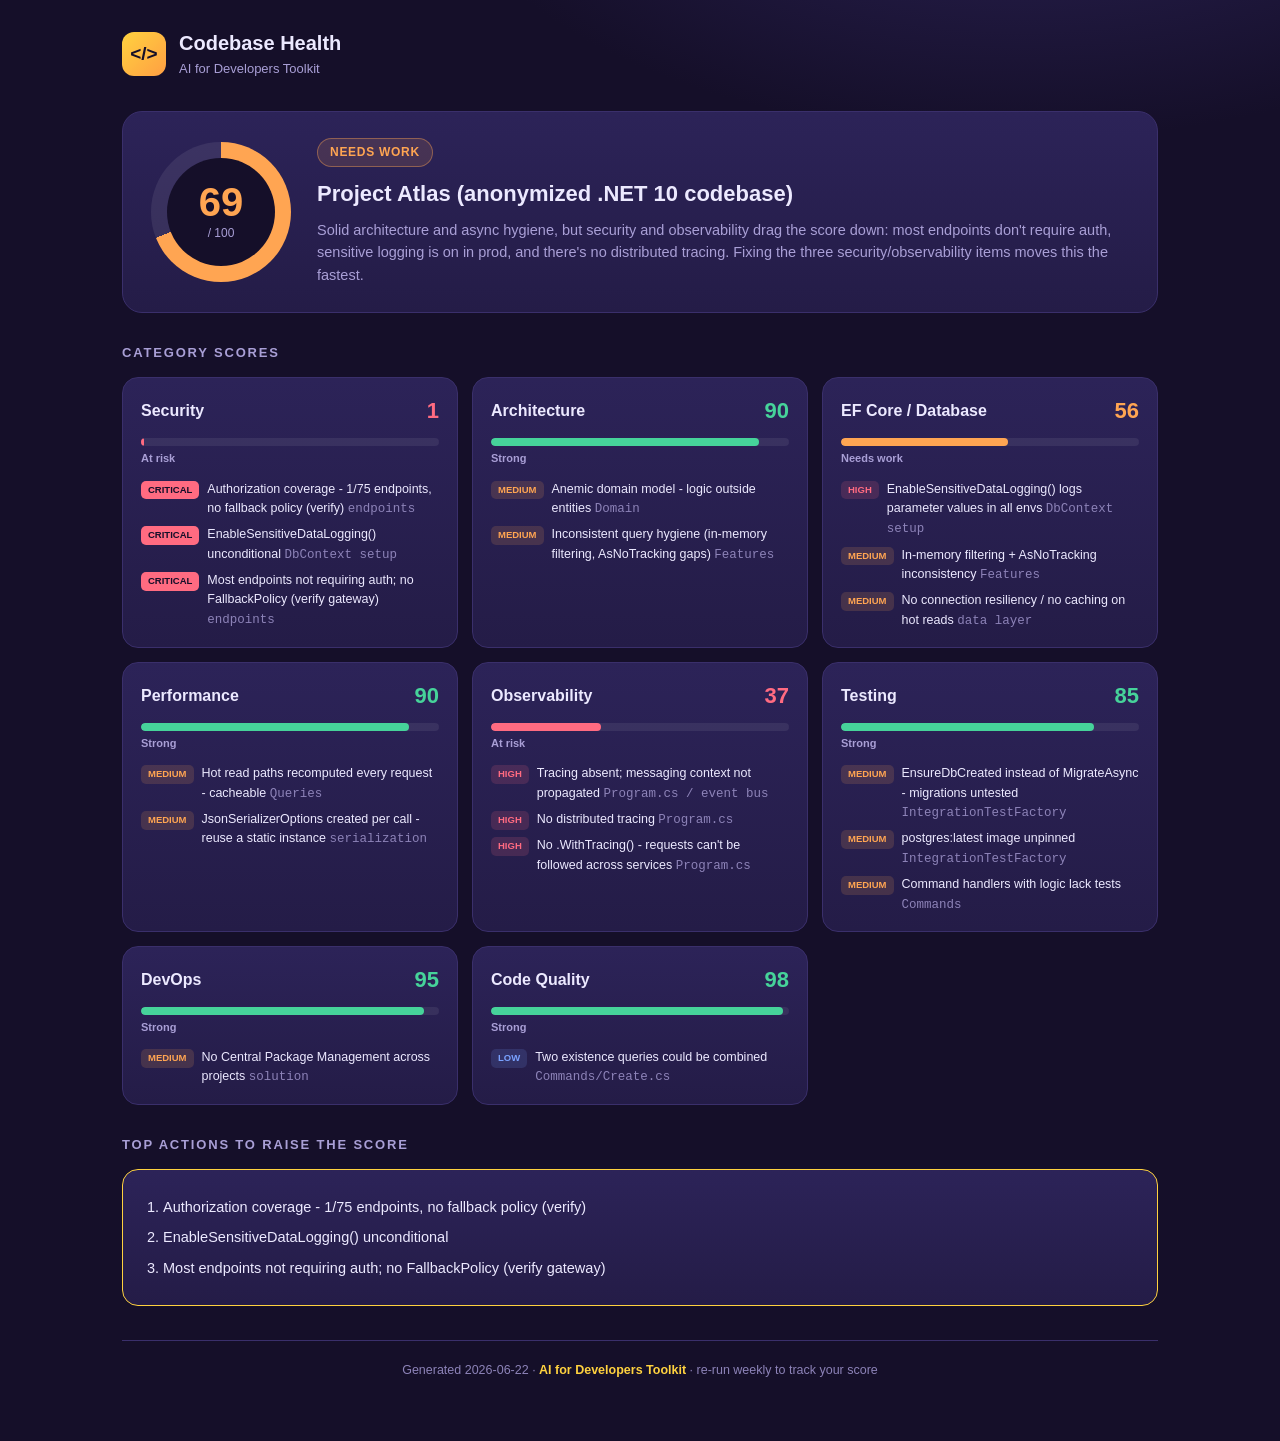
<file: toolkit/dashboards/health-dashboard/index.html>
<!DOCTYPE html>
<html lang="en">
<head>
<meta charset="utf-8">
<meta name="viewport" content="width=device-width, initial-scale=1">
<title>Codebase Health - AI for Developers Toolkit</title>
<style>
:root{--bg:#150f29;--card:#241c47;--card2:#2c2358;--line:#3a2f6b;--ink:#ECE9FF;--muted:#A99FD6;
 --yellow:#FFD23F;--green:#46d39a;--orange:#ffa552;--red:#ff6b81;--blue:#7aa2ff;}
*{box-sizing:border-box;margin:0;padding:0}
body{background:radial-gradient(1000px 520px at 80% -12%,#2c2358 0%,var(--bg) 60%);color:var(--ink);
 font:15px/1.55 -apple-system,BlinkMacSystemFont,"Segoe UI",Roboto,Helvetica,Arial,sans-serif;min-height:100vh;padding:0 0 60px}
.wrap{max-width:1080px;margin:0 auto;padding:0 22px}
header{padding:28px 0 8px;display:flex;align-items:center;gap:13px}
.logo{width:44px;height:44px;border-radius:12px;background:linear-gradient(135deg,var(--yellow),#ff9f43);
 display:flex;align-items:center;justify-content:center;font-weight:900;color:#150f29;font-size:19px}
.brand .n{font-size:20px;font-weight:800}.brand .s{font-size:13px;color:var(--muted)}
.hero{display:flex;gap:26px;flex-wrap:wrap;align-items:center;margin:24px 0 8px;
 background:linear-gradient(180deg,var(--card2),var(--card));border:1px solid var(--line);border-radius:20px;padding:26px 28px}
.gauge{width:140px;height:140px;border-radius:50%;display:flex;align-items:center;justify-content:center;flex:none;position:relative}
.gauge .inner{width:108px;height:108px;border-radius:50%;background:var(--bg);display:flex;flex-direction:column;align-items:center;justify-content:center}
.gauge .num{font-size:40px;font-weight:900;line-height:1}.gauge .of{font-size:12px;color:var(--muted);margin-top:2px}
.hero-meta{flex:1;min-width:260px}
.hero-meta .v{display:inline-block;font-size:12px;font-weight:800;text-transform:uppercase;letter-spacing:.06em;padding:4px 12px;border-radius:999px;margin-bottom:10px}
.hero-meta h1{font-size:22px;margin:0 0 8px}.hero-meta p{color:var(--muted);font-size:14.5px}
.sect{font-size:13px;font-weight:700;letter-spacing:.14em;text-transform:uppercase;color:var(--muted);margin:30px 0 14px}
.grid{display:grid;grid-template-columns:repeat(auto-fill,minmax(330px,1fr));gap:14px}
.cat{background:linear-gradient(180deg,var(--card2),var(--card));border:1px solid var(--line);border-radius:16px;padding:16px 18px}
.cat .top{display:flex;justify-content:space-between;align-items:center;gap:10px}
.cat h3{font-size:16px;margin:0}.cat .sc{font-size:22px;font-weight:900}
.bar{height:8px;border-radius:999px;background:rgba(255,255,255,.07);margin:10px 0 4px;overflow:hidden}
.bar span{display:block;height:100%;border-radius:999px}
.cat .vb{font-size:11px;font-weight:700;color:var(--muted)}
.findings{list-style:none;margin:12px 0 0;padding:0;display:flex;flex-direction:column;gap:6px}
.findings li{font-size:12.5px;display:flex;gap:8px;align-items:baseline}
.sev{font-size:9.5px;font-weight:800;padding:2px 7px;border-radius:5px;text-transform:uppercase}
.sev-low{background:rgba(122,162,255,.15);color:var(--blue)}.sev-medium{background:rgba(255,165,82,.15);color:var(--orange)}
.sev-high{background:rgba(255,107,129,.15);color:var(--red)}.sev-critical{background:var(--red);color:#150f29}
.loc{color:#8d83b8;font-family:ui-monospace,monospace}
.actions{background:linear-gradient(180deg,var(--card2),var(--card));border:1px solid var(--yellow);border-radius:16px;padding:18px 20px}
.actions ol{margin:8px 0 0;padding-left:20px}.actions li{margin-bottom:8px;font-size:14.5px}
footer{color:#8d83b8;font-size:12.5px;margin-top:34px;text-align:center;border-top:1px solid var(--line);padding-top:20px}
footer a{color:var(--yellow);font-weight:700;text-decoration:none}
</style>
</head>
<body>
<div class="wrap">
  <header>
    <div class="logo">&lt;/&gt;</div>
    <div class="brand"><div class="n">Codebase Health</div><div class="s">AI for Developers Toolkit</div></div>
  </header>

  <div class="hero">
    <div class="gauge" id="gauge"><div class="inner"><div class="num" id="overall"></div><div class="of">/ 100</div></div></div>
    <div class="hero-meta">
      <span class="v" id="overall-verdict"></span>
      <h1 id="project"></h1>
      <p id="summary"></p>
    </div>
  </div>

  <div class="sect">Category scores</div>
  <div class="grid" id="cats"></div>

  <div class="sect">Top actions to raise the score</div>
  <div class="actions"><ol id="actions"></ol></div>

  <footer id="foot"></footer>
</div>

<script id="data" type="application/json">{"project": "Project Atlas (anonymized .NET 10 codebase)", "date": "2026-06-22", "overall": 69, "summary": "Solid architecture and async hygiene, but security and observability drag the score down: most endpoints don't require auth, sensitive logging is on in prod, and there's no distributed tracing. Fixing the three security/observability items moves this the fastest.", "categories": [{"name": "Security", "score": 1, "verdict": "At risk", "findings": [{"severity": "critical", "title": "Authorization coverage - 1/75 endpoints, no fallback policy (verify)", "location": "endpoints"}, {"severity": "critical", "title": "EnableSensitiveDataLogging() unconditional", "location": "DbContext setup"}, {"severity": "critical", "title": "Most endpoints not requiring auth; no FallbackPolicy (verify gateway)", "location": "endpoints"}]}, {"name": "Architecture", "score": 90, "verdict": "Strong", "findings": [{"severity": "medium", "title": "Anemic domain model - logic outside entities", "location": "Domain"}, {"severity": "medium", "title": "Inconsistent query hygiene (in-memory filtering, AsNoTracking gaps)", "location": "Features"}]}, {"name": "EF Core / Database", "score": 56, "verdict": "Needs work", "findings": [{"severity": "high", "title": "EnableSensitiveDataLogging() logs parameter values in all envs", "location": "DbContext setup"}, {"severity": "medium", "title": "In-memory filtering + AsNoTracking inconsistency", "location": "Features"}, {"severity": "medium", "title": "No connection resiliency / no caching on hot reads", "location": "data layer"}]}, {"name": "Performance", "score": 90, "verdict": "Strong", "findings": [{"severity": "medium", "title": "Hot read paths recomputed every request - cacheable", "location": "Queries"}, {"severity": "medium", "title": "JsonSerializerOptions created per call - reuse a static instance", "location": "serialization"}]}, {"name": "Observability", "score": 37, "verdict": "At risk", "findings": [{"severity": "high", "title": "Tracing absent; messaging context not propagated", "location": "Program.cs / event bus"}, {"severity": "high", "title": "No distributed tracing", "location": "Program.cs"}, {"severity": "high", "title": "No .WithTracing() - requests can't be followed across services", "location": "Program.cs"}]}, {"name": "Testing", "score": 85, "verdict": "Strong", "findings": [{"severity": "medium", "title": "EnsureDbCreated instead of MigrateAsync - migrations untested", "location": "IntegrationTestFactory"}, {"severity": "medium", "title": "postgres:latest image unpinned", "location": "IntegrationTestFactory"}, {"severity": "medium", "title": "Command handlers with logic lack tests", "location": "Commands"}]}, {"name": "DevOps", "score": 95, "verdict": "Strong", "findings": [{"severity": "medium", "title": "No Central Package Management across projects", "location": "solution"}]}, {"name": "Code Quality", "score": 98, "verdict": "Strong", "findings": [{"severity": "low", "title": "Two existence queries could be combined", "location": "Commands/Create.cs"}]}], "topActions": ["Authorization coverage - 1/75 endpoints, no fallback policy (verify)", "EnableSensitiveDataLogging() unconditional", "Most endpoints not requiring auth; no FallbackPolicy (verify gateway)"]}</script>
<script>
const D = JSON.parse(document.getElementById('data').textContent);
function color(score){ if(score>=85)return '#46d39a'; if(score>=70)return '#9ad36a'; if(score>=50)return '#ffa552'; return '#ff6b81'; }
function esc(s){return (s||'').replace(/[&<>"]/g,c=>({'&':'&amp;','<':'&lt;','>':'&gt;','"':'&quot;'}[c]));}

const oc = color(D.overall);
document.getElementById('overall').textContent = D.overall;
document.getElementById('overall').style.color = oc;
document.getElementById('gauge').style.background = `conic-gradient(${oc} ${D.overall*3.6}deg, rgba(255,255,255,.08) 0)`;
const ov = document.getElementById('overall-verdict');
ov.textContent = D.summary && D.overall>=85?'Strong':D.overall>=70?'Healthy':D.overall>=50?'Needs work':'At risk';
ov.style.background = oc+'22'; ov.style.color = oc; ov.style.border = '1px solid '+oc+'66';
document.getElementById('project').textContent = D.project || 'Your codebase';
document.getElementById('summary').textContent = D.summary || '';

document.getElementById('cats').innerHTML = (D.categories||[]).map(c=>{
  const col = color(c.score);
  const f = (c.findings||[]).map(x=>{
    const sev=(x.severity||'low').toLowerCase();
    const loc=x.location?` <span class="loc">${esc(x.location)}</span>`:'';
    return `<li><span class="sev sev-${sev}">${esc(sev)}</span><span>${esc(x.title)}${loc}</span></li>`;
  }).join('');
  return `<div class="cat">
    <div class="top"><h3>${esc(c.name)}</h3><span class="sc" style="color:${col}">${c.score}</span></div>
    <div class="bar"><span style="width:${Math.max(0,Math.min(100,c.score))}%;background:${col}"></span></div>
    <div class="vb">${esc(c.verdict||'')}</div>
    ${f?`<ul class="findings">${f}</ul>`:'<p class="vb" style="margin-top:10px">No findings - looks solid.</p>'}
  </div>`;
}).join('');

document.getElementById('actions').innerHTML = (D.topActions||[]).map(a=>`<li>${esc(a)}</li>`).join('');
document.getElementById('foot').innerHTML =
  `Generated ${esc(D.date||'')} &middot; <a href="https://www.skool.com/ai-for-developers/about" target="_blank" rel="noopener">AI for Developers Toolkit</a> &middot; re-run weekly to track your score`;
</script>
</body>
</html>
</file>
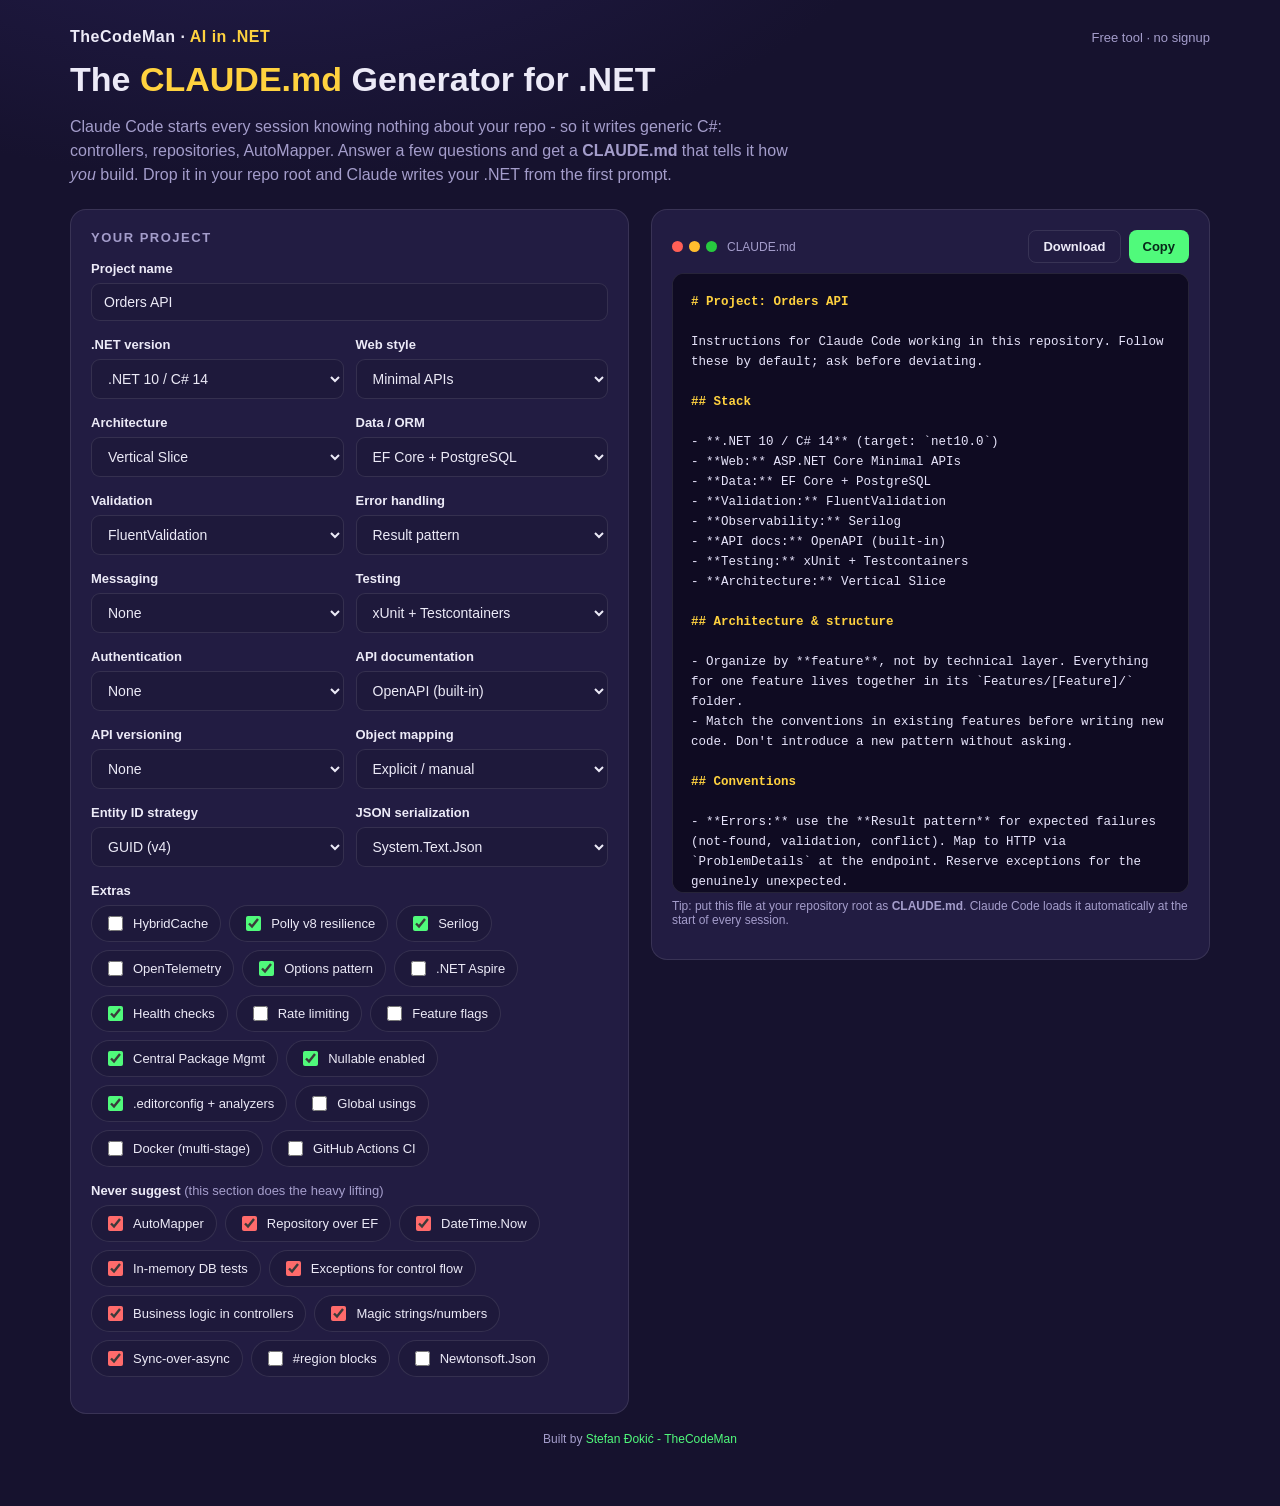
<file: toolkit/tools/claude-md-generator.html>
<!DOCTYPE html>
<html lang="en">
<head>
<meta charset="utf-8">
<meta name="viewport" content="width=device-width, initial-scale=1">
<title>CLAUDE.md Generator for .NET - TheCodeMan</title>
<style>
  :root{
    --bg:#16122e; --bg2:#1e193b; --card:#221c42; --line:rgba(255,255,255,.10);
    --text:#eceaf7; --muted:#a49dcb; --yellow:#ffd23f; --green:#50fa7b; --purple:#7c5cff;
    --code:#0f0b22;
  }
  *{box-sizing:border-box}
  body{margin:0;font-family:-apple-system,BlinkMacSystemFont,'Segoe UI',Roboto,Helvetica,Arial,sans-serif;
    background:radial-gradient(1200px 600px at 20% -10%, #241d4d 0%, var(--bg) 55%);color:var(--text);min-height:100vh}
  a{color:var(--green);text-decoration:none}
  .wrap{max-width:1180px;margin:0 auto;padding:28px 20px 60px}
  header.top{display:flex;justify-content:space-between;align-items:center;flex-wrap:wrap;gap:12px;margin-bottom:6px}
  .brand{font-weight:800;letter-spacing:.5px}
  .brand .y{color:var(--yellow)}
  h1{font-size:34px;line-height:1.15;margin:14px 0 6px}
  h1 .y{color:var(--yellow)}
  .sub{color:var(--muted);font-size:16px;max-width:720px;line-height:1.5;margin-bottom:22px}
  .grid{display:grid;grid-template-columns:1fr 1fr;gap:22px}
  @media(max-width:900px){.grid{grid-template-columns:1fr}}
  .card{background:var(--card);border:1px solid var(--line);border-radius:16px;padding:20px}
  .card h2{font-size:13px;text-transform:uppercase;letter-spacing:1.5px;color:var(--muted);margin:0 0 16px}
  .field{margin-bottom:16px}
  label.lbl{display:block;font-size:13px;font-weight:600;color:var(--text);margin-bottom:7px}
  select,input[type=text]{width:100%;background:var(--bg2);color:var(--text);border:1px solid var(--line);
    border-radius:9px;padding:10px 12px;font-size:14px;outline:none}
  select:focus,input:focus{border-color:var(--purple)}
  .chips{display:flex;flex-wrap:wrap;gap:8px}
  .chip{display:flex;align-items:center;gap:7px;background:var(--bg2);border:1px solid var(--line);
    border-radius:999px;padding:7px 12px;font-size:13px;cursor:pointer;user-select:none}
  .chip input{accent-color:var(--green);width:15px;height:15px}
  .chip.red input{accent-color:#ff6b6b}
  .row2{display:grid;grid-template-columns:1fr 1fr;gap:12px}
  .out{position:sticky;top:20px}
  .codehead{display:flex;justify-content:space-between;align-items:center;margin-bottom:10px}
  .codehead .dots{display:flex;gap:6px}
  .dot{width:11px;height:11px;border-radius:50%}
  .btns{display:flex;gap:8px}
  button.act{background:var(--green);color:#08281a;border:none;border-radius:8px;padding:8px 14px;font-weight:800;
    font-size:13px;cursor:pointer}
  button.act.ghost{background:transparent;color:var(--text);border:1px solid var(--line)}
  button.act:active{transform:translateY(1px)}
  pre.code{background:var(--code);border:1px solid var(--line);border-radius:12px;padding:18px;overflow:auto;
    max-height:620px;font-family:'SF Mono',Menlo,Consolas,monospace;font-size:12.5px;line-height:1.6;white-space:pre-wrap;color:#e7e4fb;margin:0}
  pre.code .h{color:var(--yellow);font-weight:700}
  pre.code .c{color:var(--muted)}
  pre.code .b{color:var(--green)}
  pre.code .r{color:#ff8a8a}
  footer.cta{margin-top:28px;background:linear-gradient(90deg,#241d4d,#1b1638);border:1px solid var(--line);
    border-radius:16px;padding:22px 24px;display:flex;justify-content:space-between;align-items:center;flex-wrap:wrap;gap:14px}
  footer.cta b{color:var(--yellow)}
  .toast{position:fixed;bottom:24px;left:50%;transform:translateX(-50%);background:var(--green);color:#08281a;
    font-weight:800;padding:10px 18px;border-radius:10px;opacity:0;transition:.25s;pointer-events:none}
  .toast.show{opacity:1}
  .note{font-size:12px;color:var(--muted);margin-top:6px}
</style>
</head>
<body>
<div class="wrap">
  <header class="top">
    <div class="brand">TheCodeMan · <span class="y">AI in .NET</span></div>
    <div style="font-size:13px;color:var(--muted)">Free tool · no signup</div>
  </header>

  <h1>The <span class="y">CLAUDE.md</span> Generator for .NET</h1>
  <p class="sub">Claude Code starts every session knowing nothing about your repo - so it writes generic C#: controllers, repositories, AutoMapper. Answer a few questions and get a <b>CLAUDE.md</b> that tells it how <i>you</i> build. Drop it in your repo root and Claude writes your .NET from the first prompt.</p>

  <div class="grid">
    <!-- FORM -->
    <div class="card">
      <h2>Your project</h2>

      <div class="field">
        <label class="lbl">Project name</label>
        <input type="text" id="pname" value="Orders API" oninput="gen()">
      </div>

      <div class="row2">
        <div class="field">
          <label class="lbl">.NET version</label>
          <select id="dotnet" onchange="gen()">
            <option value="10">.NET 10 / C# 14</option>
            <option value="9">.NET 9 / C# 13</option>
            <option value="8">.NET 8 / C# 12</option>
          </select>
        </div>
        <div class="field">
          <label class="lbl">Web style</label>
          <select id="web" onchange="gen()">
            <option>Minimal APIs</option>
            <option>MVC Controllers</option>
            <option>Blazor</option>
            <option>Worker Service</option>
          </select>
        </div>
      </div>

      <div class="row2">
        <div class="field">
          <label class="lbl">Architecture</label>
          <select id="arch" onchange="gen()">
            <option>Vertical Slice</option>
            <option>Clean Architecture</option>
            <option>Domain-Driven Design</option>
            <option>Modular Monolith</option>
            <option>Simple / N-layer</option>
          </select>
        </div>
        <div class="field">
          <label class="lbl">Data / ORM</label>
          <select id="data" onchange="gen()">
            <option>EF Core + PostgreSQL</option>
            <option>EF Core + SQL Server</option>
            <option>Dapper</option>
            <option>MongoDB</option>
            <option>None</option>
          </select>
        </div>
      </div>

      <div class="row2">
        <div class="field">
          <label class="lbl">Validation</label>
          <select id="valid" onchange="gen()">
            <option>FluentValidation</option>
            <option>DataAnnotations</option>
            <option>Manual guard clauses</option>
          </select>
        </div>
        <div class="field">
          <label class="lbl">Error handling</label>
          <select id="err" onchange="gen()">
            <option>Result pattern</option>
            <option>Exceptions + ProblemDetails</option>
          </select>
        </div>
      </div>

      <div class="row2">
        <div class="field">
          <label class="lbl">Messaging</label>
          <select id="msg" onchange="gen()">
            <option>None</option>
            <option>Wolverine</option>
            <option>MassTransit</option>
          </select>
        </div>
        <div class="field">
          <label class="lbl">Testing</label>
          <select id="test" onchange="gen()">
            <option>xUnit + Testcontainers</option>
            <option>xUnit + mocks</option>
            <option>NUnit</option>
          </select>
        </div>
      </div>

      <div class="row2">
        <div class="field">
          <label class="lbl">Authentication</label>
          <select id="auth" onchange="gen()">
            <option>None</option>
            <option>JWT Bearer</option>
            <option>OIDC (OpenID Connect)</option>
            <option>ASP.NET Core Identity</option>
            <option>API Key</option>
          </select>
        </div>
        <div class="field">
          <label class="lbl">API documentation</label>
          <select id="apidocs" onchange="gen()">
            <option>OpenAPI (built-in)</option>
            <option>Scalar</option>
            <option>Swashbuckle</option>
            <option>NSwag</option>
            <option>None</option>
          </select>
        </div>
      </div>

      <div class="row2">
        <div class="field">
          <label class="lbl">API versioning</label>
          <select id="ver" onchange="gen()">
            <option>None</option>
            <option>URL segment</option>
            <option>Header</option>
            <option>Query string</option>
          </select>
        </div>
        <div class="field">
          <label class="lbl">Object mapping</label>
          <select id="map" onchange="gen()">
            <option>Explicit / manual</option>
            <option>Mapster</option>
            <option>AutoMapper</option>
          </select>
        </div>
      </div>

      <div class="row2">
        <div class="field">
          <label class="lbl">Entity ID strategy</label>
          <select id="ids" onchange="gen()">
            <option>GUID (v4)</option>
            <option>UUIDv7 (sequential)</option>
            <option>Strongly-typed IDs</option>
            <option>int / bigint identity</option>
          </select>
        </div>
        <div class="field">
          <label class="lbl">JSON serialization</label>
          <select id="json" onchange="gen()">
            <option>System.Text.Json</option>
            <option>Newtonsoft.Json</option>
          </select>
        </div>
      </div>

      <div class="field">
        <label class="lbl">Extras</label>
        <div class="chips">
          <label class="chip"><input type="checkbox" id="x_cache" onchange="gen()">HybridCache</label>
          <label class="chip"><input type="checkbox" id="x_polly" checked onchange="gen()">Polly v8 resilience</label>
          <label class="chip"><input type="checkbox" id="x_serilog" checked onchange="gen()">Serilog</label>
          <label class="chip"><input type="checkbox" id="x_otel" onchange="gen()">OpenTelemetry</label>
          <label class="chip"><input type="checkbox" id="x_options" checked onchange="gen()">Options pattern</label>
          <label class="chip"><input type="checkbox" id="x_aspire" onchange="gen()">.NET Aspire</label>
          <label class="chip"><input type="checkbox" id="x_health" checked onchange="gen()">Health checks</label>
          <label class="chip"><input type="checkbox" id="x_ratelimit" onchange="gen()">Rate limiting</label>
          <label class="chip"><input type="checkbox" id="x_flags" onchange="gen()">Feature flags</label>
          <label class="chip"><input type="checkbox" id="x_cpm" checked onchange="gen()">Central Package Mgmt</label>
          <label class="chip"><input type="checkbox" id="x_nullable" checked onchange="gen()">Nullable enabled</label>
          <label class="chip"><input type="checkbox" id="x_analyzers" checked onchange="gen()">.editorconfig + analyzers</label>
          <label class="chip"><input type="checkbox" id="x_globalusing" onchange="gen()">Global usings</label>
          <label class="chip"><input type="checkbox" id="x_docker" onchange="gen()">Docker (multi-stage)</label>
          <label class="chip"><input type="checkbox" id="x_ci" onchange="gen()">GitHub Actions CI</label>
        </div>
      </div>

      <div class="field">
        <label class="lbl">Never suggest <span style="color:var(--muted);font-weight:400">(this section does the heavy lifting)</span></label>
        <div class="chips">
          <label class="chip red"><input type="checkbox" id="n_automapper" checked onchange="gen()">AutoMapper</label>
          <label class="chip red"><input type="checkbox" id="n_repo" checked onchange="gen()">Repository over EF</label>
          <label class="chip red"><input type="checkbox" id="n_datetime" checked onchange="gen()">DateTime.Now</label>
          <label class="chip red"><input type="checkbox" id="n_inmem" checked onchange="gen()">In-memory DB tests</label>
          <label class="chip red"><input type="checkbox" id="n_exc" checked onchange="gen()">Exceptions for control flow</label>
          <label class="chip red"><input type="checkbox" id="n_bizctrl" checked onchange="gen()">Business logic in controllers</label>
          <label class="chip red"><input type="checkbox" id="n_magic" checked onchange="gen()">Magic strings/numbers</label>
          <label class="chip red"><input type="checkbox" id="n_syncover" checked onchange="gen()">Sync-over-async</label>
          <label class="chip red"><input type="checkbox" id="n_regions" onchange="gen()">#region blocks</label>
          <label class="chip red"><input type="checkbox" id="n_newtonsoft" onchange="gen()">Newtonsoft.Json</label>
        </div>
      </div>
    </div>

    <!-- OUTPUT -->
    <div class="out">
      <div class="card">
        <div class="codehead">
          <div style="display:flex;align-items:center;gap:10px">
            <div class="dots"><span class="dot" style="background:#ff5f56"></span><span class="dot" style="background:#ffbd2e"></span><span class="dot" style="background:#27c93f"></span></div>
            <span style="font-size:12px;color:var(--muted)">CLAUDE.md</span>
          </div>
          <div class="btns">
            <button class="act ghost" onclick="download()">Download</button>
            <button class="act" onclick="copyMd()">Copy</button>
          </div>
        </div>
        <pre class="code" id="preview"></pre>
        <p class="note">Tip: put this file at your repository root as <b>CLAUDE.md</b>. Claude Code loads it automatically at the start of every session.</p>
      </div>
    </div>
  </div>

  <div style="text-align:center;color:var(--muted);font-size:12px;margin-top:18px">
    Built by <a href="https://thecodeman.net" target="_blank">Stefan Đokić - TheCodeMan</a>
  </div>
</div>

<div class="toast" id="toast">Copied ✓</div>

<script>
function val(id){return document.getElementById(id).value;}
function chk(id){return document.getElementById(id).checked;}

function buildMd(){
  const name=val('pname')||'My Project';
  const dn=val('dotnet');
  const cs={'10':'C# 14','9':'C# 13','8':'C# 12'}[dn];
  const web=val('web'), arch=val('arch'), data=val('data'), valid=val('valid'),
        err=val('err'), msg=val('msg'), test=val('test'),
        auth=val('auth'), apidocs=val('apidocs'), ver=val('ver'), map=val('map'), ids=val('ids'), json=val('json');

  const stack=[];
  stack.push(`- **.NET ${dn} / ${cs}** (target: \`net${dn}.0\`)`);
  stack.push(`- **Web:** ASP.NET Core ${web}`);
  if(data!=='None') stack.push(`- **Data:** ${data}`);
  stack.push(`- **Validation:** ${valid}`);
  if(msg!=='None') stack.push(`- **Messaging:** ${msg}`);
  const obs=[]; if(chk('x_serilog'))obs.push('Serilog'); if(chk('x_otel'))obs.push('OpenTelemetry');
  if(obs.length) stack.push(`- **Observability:** ${obs.join(', ')}`);
  if(auth!=='None') stack.push(`- **Auth:** ${auth}`);
  if(apidocs!=='None') stack.push(`- **API docs:** ${apidocs}`);
  if(map!=='Explicit / manual') stack.push(`- **Mapping:** ${map}`);
  if(json!=='System.Text.Json') stack.push(`- **Serialization:** ${json}`);
  if(chk('x_aspire')) stack.push(`- **Orchestration:** .NET Aspire`);
  stack.push(`- **Testing:** ${test}`);
  stack.push(`- **Architecture:** ${arch}`);

  // architecture note
  let archNote='';
  if(arch==='Vertical Slice') archNote='Organize by **feature**, not by technical layer. Everything for one feature lives together in its `Features/[Feature]/` folder.';
  else if(arch==='Clean Architecture') archNote='Four layers: Domain, Application, Infrastructure, API. Dependencies point inward. Domain has **zero** external dependencies.';
  else if(arch==='Domain-Driven Design') archNote='Aggregates, value objects, domain events, strongly-typed IDs. Keep domain logic in the domain, not in services.';
  else if(arch==='Modular Monolith') archNote='Independent modules with clear boundaries. Modules communicate through public contracts, not by reaching into each other’s internals.';
  else archNote='Keep layers thin and the flow explicit. Don’t over-abstract a simple app.';

  const conv=[];
  if(err==='Result pattern') conv.push('- **Errors:** use the **Result pattern** for expected failures (not-found, validation, conflict). Map to HTTP via `ProblemDetails` at the endpoint. Reserve exceptions for the genuinely unexpected.');
  else conv.push('- **Errors:** throw domain exceptions for failures and translate them to `ProblemDetails` via a global exception handler.');
  if(chk('n_datetime')) conv.push('- **Time:** never use `DateTime.Now`/`DateTime.UtcNow` directly - inject `TimeProvider` (testable, deterministic).');
  conv.push('- **Async:** every async method takes and passes a `CancellationToken`. Never block on async (`.Result`, `.Wait()`). No `async void` except event handlers.');
  if(web==='Minimal APIs') conv.push('- **APIs:** use `TypedResults`, not `Results`. DTOs are immutable `record` types. Never expose EF entities over the wire.');
  if(data.startsWith('EF Core')) conv.push('- **EF Core:** project to DTOs with `.Select()`; add `.AsNoTracking()` on reads; avoid N+1; paginate list queries. Prefer `AnyAsync()` over `CountAsync() > 0`.');
  if(chk('x_options')) conv.push('- **Config:** use the **Options pattern** (strongly-typed + `ValidateOnStart`), not raw `IConfiguration["..."]` in business logic. Secrets stay out of source.');
  if(chk('x_cache')) conv.push('- **Caching:** use `HybridCache` (L1+L2, tag invalidation, stampede protection), not hand-rolled `IDistributedCache` serialize/deserialize.');
  if(chk('x_polly')) conv.push('- **Resilience:** wrap outbound HTTP with a **Polly v8** pipeline via `AddResilienceHandler` (retry + jitter, circuit breaker, timeout). No hand-rolled retries.');
  if(map==='Mapster') conv.push('- **Mapping:** use **Mapster** for object mapping - configure explicit `TypeAdapterConfig`, no runtime reflection surprises.');
  else if(map==='AutoMapper') conv.push('- **Mapping:** AutoMapper is used here - keep profiles explicit and tested; prefer projecting to DTOs in EF queries over mapping full entities.');
  else conv.push('- **Mapping:** write **explicit** mappings (constructor / `Select`). No mapping library.');
  if(ids==='UUIDv7 (sequential)') conv.push('- **IDs:** use `Guid.CreateVersion7()` (UUIDv7) for entity keys - sequential, index-friendly.');
  else if(ids==='Strongly-typed IDs') conv.push('- **IDs:** use **strongly-typed IDs** (readonly record structs) with EF value converters - no raw `Guid`/`int` keys leaking through the domain.');
  else if(ids==='int / bigint identity') conv.push('- **IDs:** database identity `int`/`bigint` keys.');
  else conv.push('- **IDs:** `Guid` keys.');
  if(json==='System.Text.Json') conv.push('- **Serialization:** use **System.Text.Json** with source-generated contexts for hot paths. Do not add Newtonsoft.Json.');
  else conv.push('- **Serialization:** Newtonsoft.Json is the project standard here.');
  if(auth==='JWT Bearer') conv.push('- **Auth:** JWT bearer with proper token validation params; policy-based authorization. Secrets in config, never in code.');
  else if(auth==='OIDC (OpenID Connect)') conv.push('- **Auth:** OIDC via the standard middleware; validate issuer/audience; use policies, not role strings scattered in code.');
  else if(auth==='ASP.NET Core Identity') conv.push('- **Auth:** ASP.NET Core Identity; hash-only passwords, lockout, and policy-based authorization.');
  else if(auth==='API Key') conv.push('- **Auth:** API-key auth via a dedicated handler; keys stored hashed, never logged.');
  if(ver!=='None') conv.push(`- **API versioning:** ${ver} versioning via \`Asp.Versioning\`; version every public endpoint.`);
  if(chk('x_ratelimit')) conv.push('- **Rate limiting:** use the built-in ASP.NET Core rate limiter; protect auth and write endpoints.');
  if(chk('x_health')) conv.push('- **Health checks:** expose liveness + readiness; check real dependencies (DB, cache), not just `200 OK`.');
  if(chk('x_flags')) conv.push('- **Feature flags:** gate features with `Microsoft.FeatureManagement`, not `if` + config booleans.');
  conv.push(`- **Modern C#:** use ${Number(dn)>=9?'primary constructors, collection expressions, ':''}records, and pattern matching where they genuinely improve the code - not for their own sake.`);

  // testing
  let testNote='';
  if(test==='xUnit + Testcontainers') testNote='Prefer **integration tests** for anything touching the database: `WebApplicationFactory<Program>` + **Testcontainers** (real engine). Unit tests only for pure logic.';
  else if(test==='xUnit + mocks') testNote='xUnit with mocks for isolated units. Mock only boundaries you own.';
  else testNote='NUnit test suite. Keep tests isolated and deterministic.';
  if(chk('n_inmem')) testNote+=' Do **not** use `UseInMemoryDatabase` or mock `DbContext` - they hide real bugs.';

  // never suggest
  const never=[];
  if(chk('n_automapper') && map!=='AutoMapper') never.push('- **AutoMapper** - write explicit mappings.');
  if(chk('n_repo')) never.push('- **Repository / UnitOfWork over EF Core** - `DbContext` already is one. Use it directly.');
  if(chk('n_exc')) never.push('- **Exceptions for control flow** - use the Result pattern for expected outcomes.');
  if(chk('n_datetime')) never.push('- **`DateTime.Now`** - use `TimeProvider`.');
  if(chk('n_inmem')) never.push('- **In-memory database in tests** - use Testcontainers.');
  if(chk('n_bizctrl')) never.push('- **Business logic in controllers/endpoints** - keep endpoints thin; logic lives in handlers/services.');
  if(chk('n_magic')) never.push('- **Magic strings/numbers** - use constants, enums, or the Options pattern.');
  if(chk('n_syncover')) never.push('- **Sync-over-async** (`.Result`, `.Wait()`, `.GetAwaiter().GetResult()`) - stay async end to end.');
  if(chk('n_regions')) never.push('- **`#region` blocks** - if a file needs regions to navigate, split it.');
  if(chk('n_newtonsoft') && json!=='Newtonsoft.Json') never.push('- **Newtonsoft.Json** - use System.Text.Json.');
  never.push('- **Service locator** (`GetService` in business logic) - use constructor injection.');
  never.push('- **Over-abstraction** - no interface with a single implementation "just in case."');

  // commands
  const runProj = web==='Worker Service' ? '[src/Worker]' : '[src/Api]';
  const cmds=['- Build: `dotnet build`','- Test: `dotnet test`',`- Run: \`dotnet run --project ${runProj}\``,'- Format: `dotnet format`'];
  if(data.startsWith('EF Core')) cmds.push('- Migrate: `dotnet ef migrations add <Name> -p [src/Infrastructure] -s '+runProj+'`');
  if(chk('x_docker')) cmds.push('- Docker: `docker build -t '+((name.toLowerCase().replace(/[^a-z0-9]+/g,'-'))||'app')+' .`');

  const setup=[];
  if(chk('x_cpm')) setup.push('- **Central Package Management** - versions live in `Directory.Packages.props`; never pin versions in individual `.csproj` files.');
  if(chk('x_nullable')) setup.push('- **Nullable reference types** are enabled solution-wide; treat nullable warnings as errors.');
  if(chk('x_analyzers')) setup.push('- **Analyzers + `.editorconfig`** are enforced; run `dotnet format` and keep the build warning-free.');
  if(chk('x_globalusing')) setup.push('- **Global usings** for common namespaces; keep per-file usings minimal.');
  if(chk('x_docker')) setup.push('- **Docker:** multi-stage build, non-root user, health check, small runtime image.');
  if(chk('x_ci')) setup.push('- **CI:** GitHub Actions in `.github/workflows` - build → test → publish on every push/PR.');

  let md=`# Project: ${name}\n\n`;
  md+=`Instructions for Claude Code working in this repository. Follow these by default; ask before deviating.\n\n`;
  md+=`## Stack\n\n${stack.join('\n')}\n\n`;
  md+=`## Architecture & structure\n\n- ${archNote}\n- Match the conventions in existing features before writing new code. Don't introduce a new pattern without asking.\n\n`;
  md+=`## Conventions\n\n${conv.join('\n')}\n\n`;
  md+=`## Testing\n\n- ${testNote}\n- Test names: \`Method_Scenario_ExpectedResult\`. One logical assertion per test. When fixing a bug, first write a failing test that reproduces it.\n\n`;
  md+=`## Never suggest\n\n${never.join('\n')}\n\n`;
  if(setup.length) md+=`## Project setup\n\n${setup.join('\n')}\n\n`;
  md+=`## Commands\n\n${cmds.join('\n')}\n\n`;
  md+=`## Workflow with Claude\n\n- For non-trivial changes, give a short **plan first** and wait for approval before editing.\n- **Don't invent problems** - leave code that's already correct and idiomatic alone.\n- Explain each change in one line (what + why).\n\n`;
  md+=`<!-- Generated with the CLAUDE.md Generator for .NET - thecodeman.net -->\n`;
  return md;
}

function highlight(md){
  return md.split('\n').map(l=>{
    if(l.startsWith('#')) return '<span class="h">'+esc(l)+'</span>';
    if(l.startsWith('<!--')) return '<span class="c">'+esc(l)+'</span>';
    let e=esc(l);
    return e;
  }).join('\n');
}
function esc(s){return s.replace(/&/g,'&amp;').replace(/</g,'&lt;').replace(/>/g,'&gt;');}

let currentMd='';
function gen(){
  currentMd=buildMd();
  document.getElementById('preview').innerHTML=highlight(currentMd);
}
function copyMd(){
  if(navigator.clipboard && navigator.clipboard.writeText){
    navigator.clipboard.writeText(currentMd).then(()=>toast('Copied ✓')).catch(fallbackCopy);
  } else { fallbackCopy(); }
}
function fallbackCopy(){
  const ta=document.createElement('textarea');ta.value=currentMd;document.body.appendChild(ta);
  ta.select();try{document.execCommand('copy');toast('Copied ✓');}catch(e){toast('Press Ctrl/Cmd+C');}
  document.body.removeChild(ta);
}
function download(){
  const blob=new Blob([currentMd],{type:'text/markdown'});
  const a=document.createElement('a');
  a.href=URL.createObjectURL(blob);a.download='CLAUDE.md';a.click();
  toast('Downloaded ✓');
}
function toast(t){const el=document.getElementById('toast');el.textContent=t;el.classList.add('show');setTimeout(()=>el.classList.remove('show'),1600);}
gen();
</script>
</body>
</html>
</file>
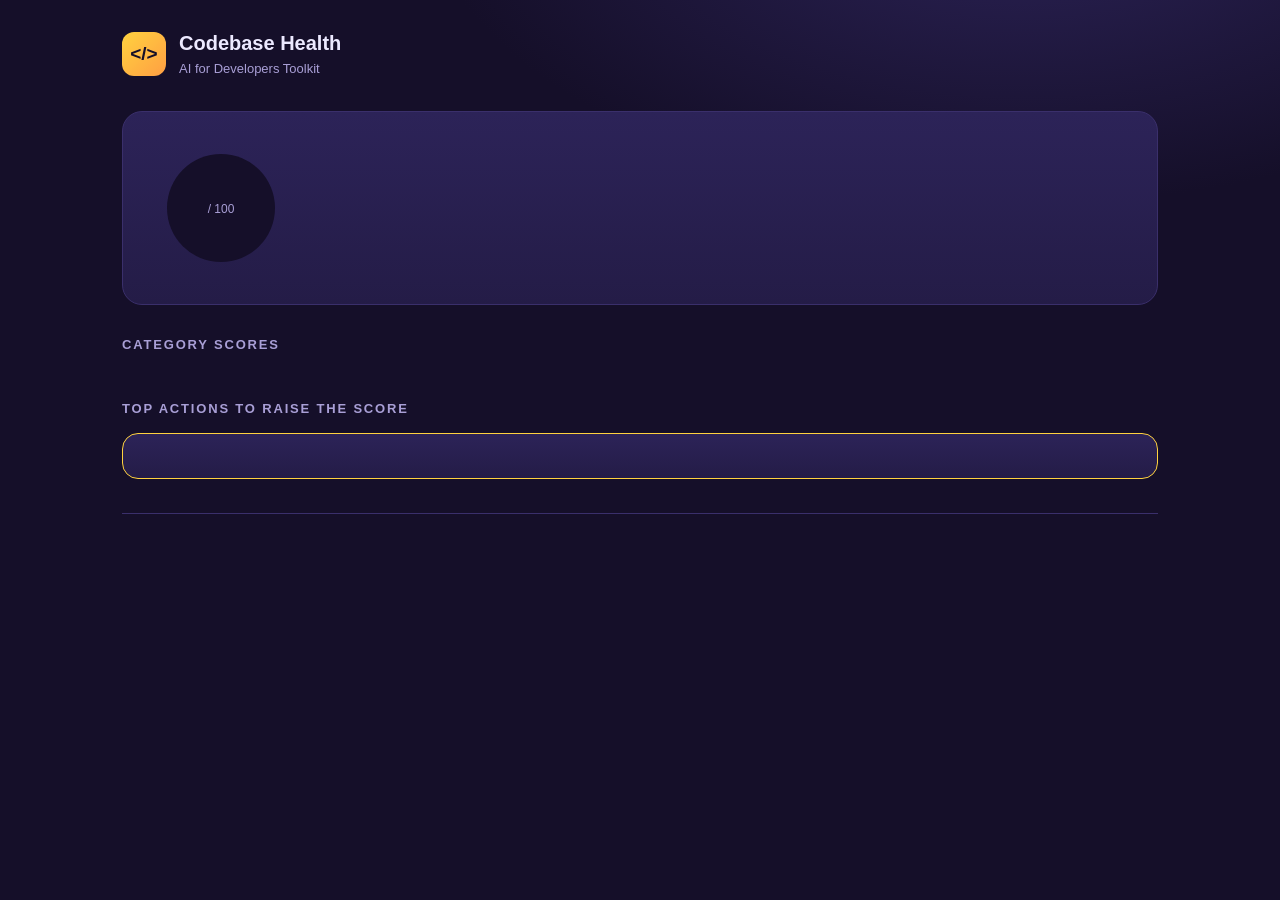
<file: toolkit/skills/codebase-health-dashboard/references/health-dashboard-template.html>
<!DOCTYPE html>
<html lang="en">
<head>
<meta charset="utf-8">
<meta name="viewport" content="width=device-width, initial-scale=1">
<title>Codebase Health - AI for Developers Toolkit</title>
<style>
:root{--bg:#150f29;--card:#241c47;--card2:#2c2358;--line:#3a2f6b;--ink:#ECE9FF;--muted:#A99FD6;
 --yellow:#FFD23F;--green:#46d39a;--orange:#ffa552;--red:#ff6b81;--blue:#7aa2ff;}
*{box-sizing:border-box;margin:0;padding:0}
body{background:radial-gradient(1000px 520px at 80% -12%,#2c2358 0%,var(--bg) 60%);color:var(--ink);
 font:15px/1.55 -apple-system,BlinkMacSystemFont,"Segoe UI",Roboto,Helvetica,Arial,sans-serif;min-height:100vh;padding:0 0 60px}
.wrap{max-width:1080px;margin:0 auto;padding:0 22px}
header{padding:28px 0 8px;display:flex;align-items:center;gap:13px}
.logo{width:44px;height:44px;border-radius:12px;background:linear-gradient(135deg,var(--yellow),#ff9f43);
 display:flex;align-items:center;justify-content:center;font-weight:900;color:#150f29;font-size:19px}
.brand .n{font-size:20px;font-weight:800}.brand .s{font-size:13px;color:var(--muted)}
.hero{display:flex;gap:26px;flex-wrap:wrap;align-items:center;margin:24px 0 8px;
 background:linear-gradient(180deg,var(--card2),var(--card));border:1px solid var(--line);border-radius:20px;padding:26px 28px}
.gauge{width:140px;height:140px;border-radius:50%;display:flex;align-items:center;justify-content:center;flex:none;position:relative}
.gauge .inner{width:108px;height:108px;border-radius:50%;background:var(--bg);display:flex;flex-direction:column;align-items:center;justify-content:center}
.gauge .num{font-size:40px;font-weight:900;line-height:1}.gauge .of{font-size:12px;color:var(--muted);margin-top:2px}
.hero-meta{flex:1;min-width:260px}
.hero-meta .v{display:inline-block;font-size:12px;font-weight:800;text-transform:uppercase;letter-spacing:.06em;padding:4px 12px;border-radius:999px;margin-bottom:10px}
.hero-meta h1{font-size:22px;margin:0 0 8px}.hero-meta p{color:var(--muted);font-size:14.5px}
.sect{font-size:13px;font-weight:700;letter-spacing:.14em;text-transform:uppercase;color:var(--muted);margin:30px 0 14px}
.grid{display:grid;grid-template-columns:repeat(auto-fill,minmax(330px,1fr));gap:14px}
.cat{background:linear-gradient(180deg,var(--card2),var(--card));border:1px solid var(--line);border-radius:16px;padding:16px 18px}
.cat .top{display:flex;justify-content:space-between;align-items:center;gap:10px}
.cat h3{font-size:16px;margin:0}.cat .sc{font-size:22px;font-weight:900}
.bar{height:8px;border-radius:999px;background:rgba(255,255,255,.07);margin:10px 0 4px;overflow:hidden}
.bar span{display:block;height:100%;border-radius:999px}
.cat .vb{font-size:11px;font-weight:700;color:var(--muted)}
.findings{list-style:none;margin:12px 0 0;padding:0;display:flex;flex-direction:column;gap:6px}
.findings li{font-size:12.5px;display:flex;gap:8px;align-items:baseline}
.sev{font-size:9.5px;font-weight:800;padding:2px 7px;border-radius:5px;text-transform:uppercase}
.sev-low{background:rgba(122,162,255,.15);color:var(--blue)}.sev-medium{background:rgba(255,165,82,.15);color:var(--orange)}
.sev-high{background:rgba(255,107,129,.15);color:var(--red)}.sev-critical{background:var(--red);color:#150f29}
.loc{color:#8d83b8;font-family:ui-monospace,monospace}
.stacks{display:flex;gap:6px;flex-wrap:wrap;margin:0 0 8px}.chip{font-size:11.5px;font-weight:700;padding:3px 10px;border-radius:999px;border:1px solid var(--line);color:var(--muted);background:rgba(255,255,255,.04)}
.signals{display:grid;grid-template-columns:repeat(auto-fill,minmax(170px,1fr));gap:10px}
.sig{background:var(--card);border:1px solid var(--line);border-radius:12px;padding:10px 14px}.sig .k{font-size:11px;color:var(--muted);text-transform:uppercase;letter-spacing:.06em}.sig .val{font-size:14px;font-weight:700;margin-top:2px}
.actions{background:linear-gradient(180deg,var(--card2),var(--card));border:1px solid var(--yellow);border-radius:16px;padding:18px 20px}
.actions ol{margin:8px 0 0;padding-left:20px}.actions li{margin-bottom:8px;font-size:14.5px}
footer{color:#8d83b8;font-size:12.5px;margin-top:34px;text-align:center;border-top:1px solid var(--line);padding-top:20px}
footer a{color:var(--yellow);font-weight:700;text-decoration:none}
</style>
</head>
<body>
<div class="wrap">
  <header>
    <div class="logo">&lt;/&gt;</div>
    <div class="brand"><div class="n">Codebase Health</div><div class="s">AI for Developers Toolkit</div></div>
  </header>

  <div class="hero">
    <div class="gauge" id="gauge"><div class="inner"><div class="num" id="overall"></div><div class="of">/ 100</div></div></div>
    <div class="hero-meta">
      <span class="v" id="overall-verdict"></span>
      <h1 id="project"></h1>
      <div class="stacks" id="stacks"></div>
      <p id="summary"></p>
    </div>
  </div>

  <div id="signals-wrap" style="display:none"><div class="sect">Measured signals</div><div class="signals" id="signals"></div></div>

  <div class="sect">Category scores</div>
  <div class="grid" id="cats"></div>

  <div class="sect">Top actions to raise the score</div>
  <div class="actions"><ol id="actions"></ol></div>

  <footer id="foot"></footer>
</div>

<script id="data" type="application/json">/*__HEALTH_DATA__*/</script>
<script>
const D = JSON.parse(document.getElementById('data').textContent);
function color(score){ if(score>=85)return '#46d39a'; if(score>=70)return '#9ad36a'; if(score>=50)return '#ffa552'; return '#ff6b81'; }
function esc(s){return (s||'').replace(/[&<>"]/g,c=>({'&':'&amp;','<':'&lt;','>':'&gt;','"':'&quot;'}[c]));}

const oc = color(D.overall);
document.getElementById('overall').textContent = D.overall;
document.getElementById('overall').style.color = oc;
document.getElementById('gauge').style.background = `conic-gradient(${oc} ${D.overall*3.6}deg, rgba(255,255,255,.08) 0)`;
const ov = document.getElementById('overall-verdict');
ov.textContent = D.overall>=85?'Strong':D.overall>=70?'Healthy':D.overall>=50?'Needs work':'At risk';
ov.style.background = oc+'22'; ov.style.color = oc; ov.style.border = '1px solid '+oc+'66';
document.getElementById('project').textContent = D.project || 'Your codebase';
document.getElementById('summary').textContent = D.summary || '';
document.getElementById('stacks').innerHTML = (D.stacks||[]).map(s=>`<span class="chip">${esc(s)}</span>`).join('');
if((D.signals||[]).length){
  document.getElementById('signals-wrap').style.display='';
  document.getElementById('signals').innerHTML = D.signals.map(s=>`<div class="sig"><div class="k">${esc(s.name)}</div><div class="val">${esc(String(s.value??''))}</div></div>`).join('');
}

document.getElementById('cats').innerHTML = (D.categories||[]).map(c=>{
  const col = color(c.score);
  const f = (c.findings||[]).map(x=>{
    const sev=(x.severity||'low').toLowerCase();
    const loc=x.location?` <span class="loc">${esc(x.location)}</span>`:'';
    return `<li><span class="sev sev-${sev}">${esc(sev)}</span><span>${esc(x.title)}${loc}</span></li>`;
  }).join('');
  return `<div class="cat">
    <div class="top"><h3>${esc(c.name)}</h3><span class="sc" style="color:${col}">${c.score}</span></div>
    <div class="bar"><span style="width:${Math.max(0,Math.min(100,c.score))}%;background:${col}"></span></div>
    <div class="vb">${esc(c.verdict||'')}</div>
    ${f?`<ul class="findings">${f}</ul>`:'<p class="vb" style="margin-top:10px">No findings - looks solid.</p>'}
  </div>`;
}).join('');

document.getElementById('actions').innerHTML = (D.topActions||[]).map(a=>`<li>${esc(a)}</li>`).join('');
document.getElementById('foot').innerHTML =
  `Generated ${esc(D.date||'')} &middot; <a href="https://www.skool.com/ai-for-developers/about" target="_blank" rel="noopener">AI for Developers Toolkit</a> &middot; re-run weekly to track your score`;
</script>
</body>
</html>
</file>
